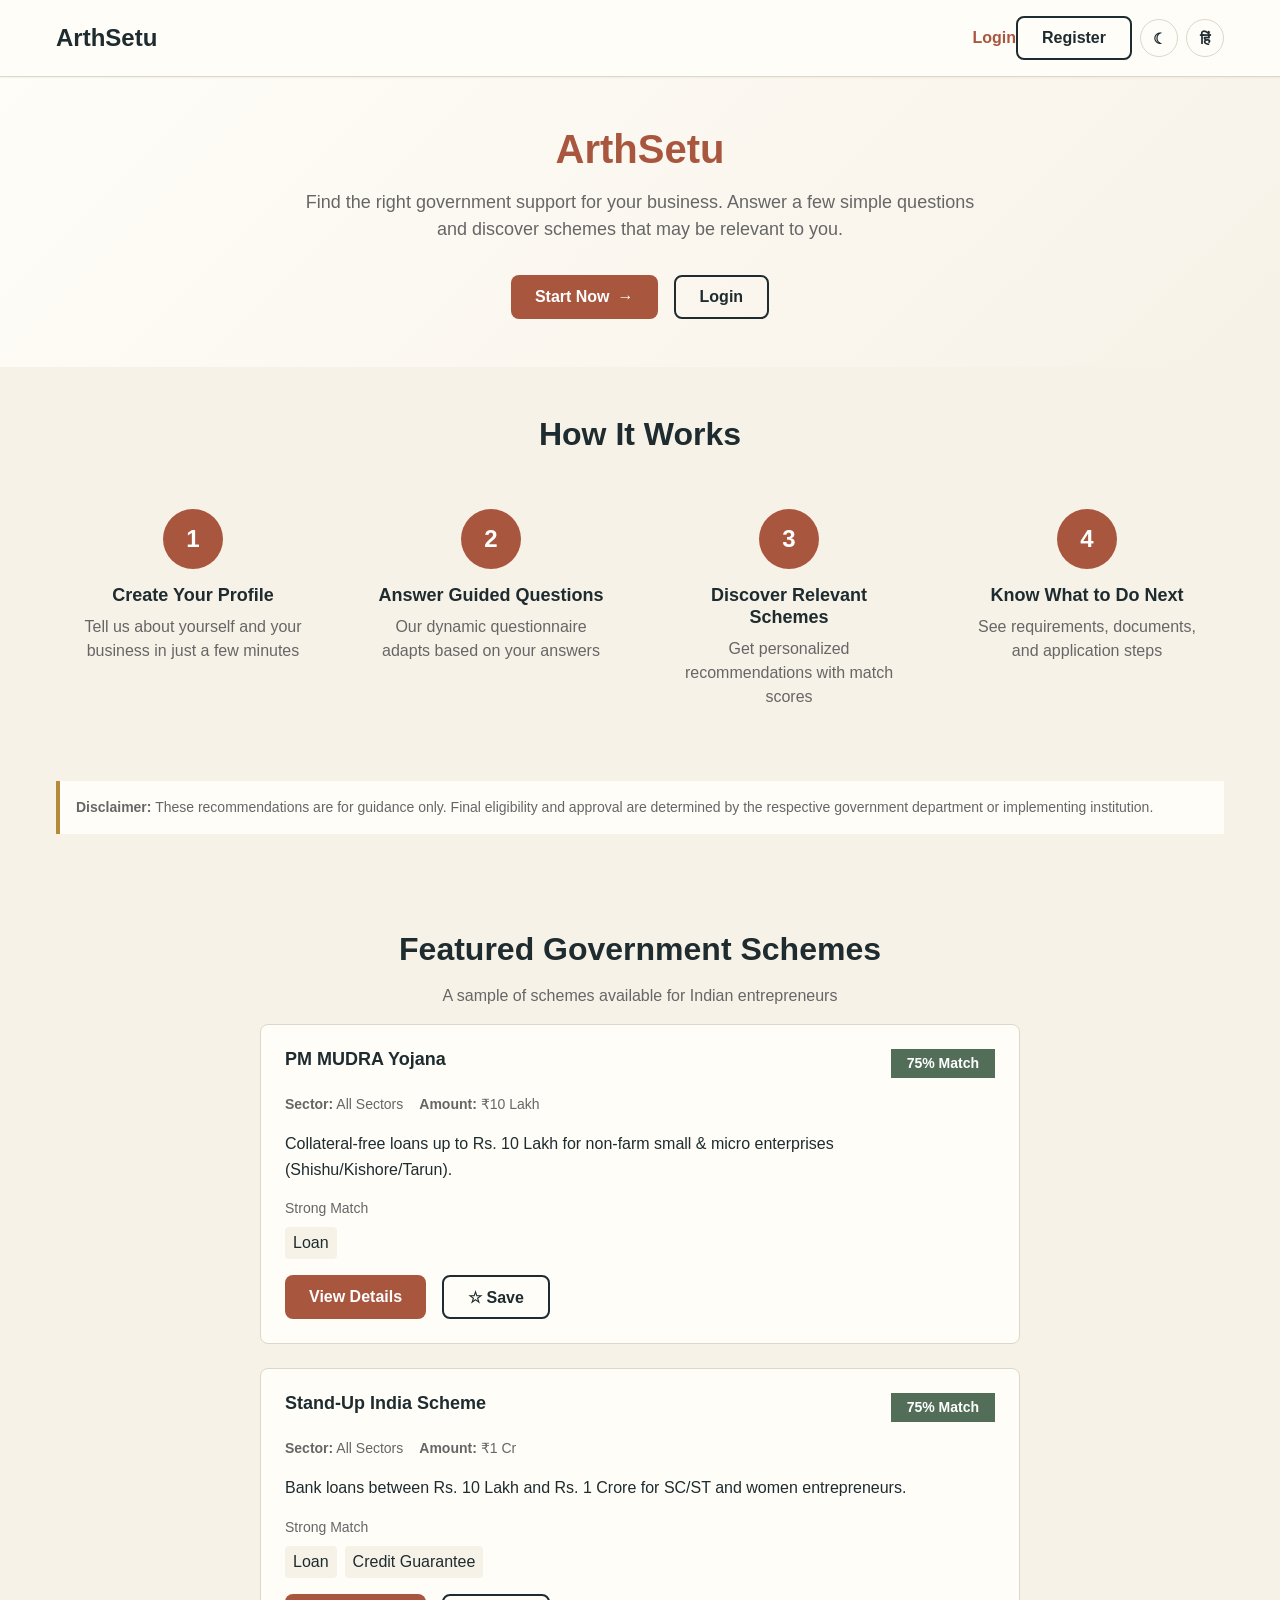
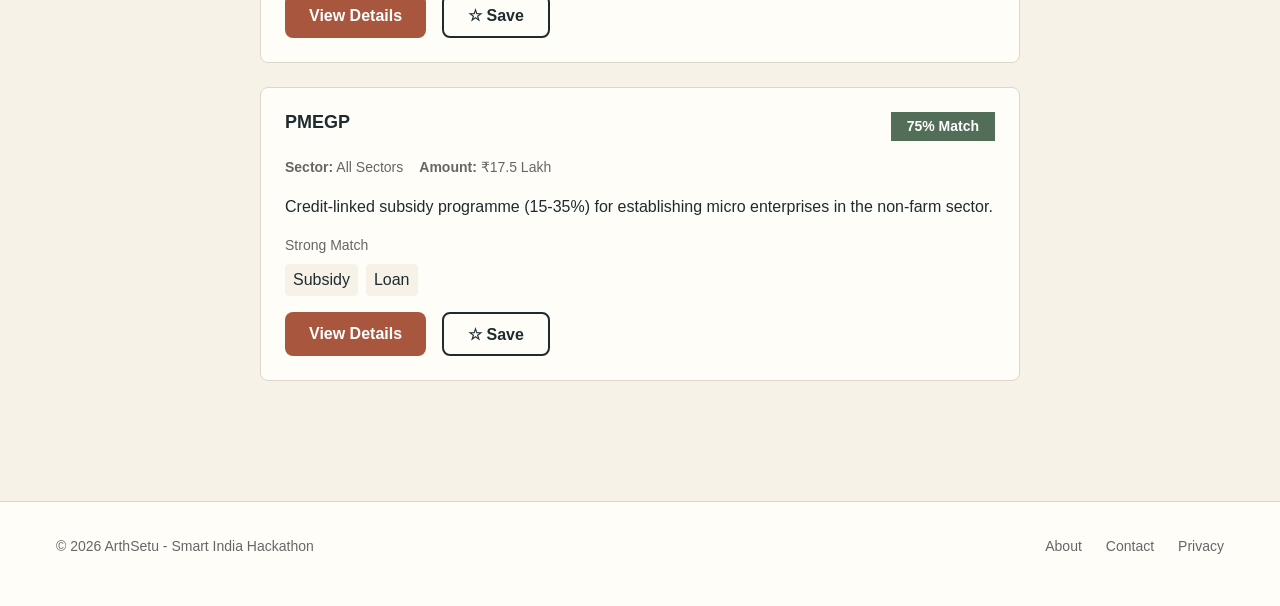
<file: frontend/index.html>
﻿<!DOCTYPE html>
<html lang="en">
<head>
  <meta charset="UTF-8">
  <meta name="viewport" content="width=device-width, initial-scale=1.0">
  <title>ArthSetu - Find Government Schemes for Your Business</title>
  <meta name="description" content="Discover government schemes tailored for your business. Answer simple questions and find relevant support for Indian entrepreneurs.">

  <!-- CSS -->
  <link rel="stylesheet" href="css/variables.css">
  <link rel="stylesheet" href="css/global.css">
  <link rel="stylesheet" href="css/layout.css">
  <link rel="stylesheet" href="css/components.css">
  <link rel="stylesheet" href="css/navigation.css">
  <link rel="stylesheet" href="css/responsive.css">

  <style>
    /* Landing Page Specific Styles */
    .hero {
      text-align: center;
      padding: var(--spacing-2xl) 0;
      background: linear-gradient(135deg, var(--color-warm-white) 0%, var(--color-cream) 100%);
    }

    .hero-title {
      font-size: var(--font-size-3xl);
      margin-bottom: var(--spacing-md);
      color: var(--color-navy);
    }

    .hero-subtitle {
      font-size: var(--font-size-lg);
      color: var(--color-text-muted);
      max-width: 700px;
      margin: 0 auto var(--spacing-xl);
    }

    .hero-cta {
      display: flex;
      gap: var(--spacing-md);
      justify-content: center;
      flex-wrap: wrap;
    }

    .how-it-works {
      padding: var(--spacing-2xl) 0;
    }

    .steps {
      display: grid;
      grid-template-columns: repeat(auto-fit, minmax(250px, 1fr));
      gap: var(--spacing-lg);
      margin-top: var(--spacing-xl);
    }

    .step {
      text-align: center;
      padding: var(--spacing-lg);
    }

    .step-number {
      width: 60px;
      height: 60px;
      background: var(--color-terracotta);
      color: white;
      border-radius: 50%;
      display: flex;
      align-items: center;
      justify-content: center;
      font-size: var(--font-size-xl);
      font-weight: 700;
      margin: 0 auto var(--spacing-md);
    }

    .step-title {
      font-size: var(--font-size-lg);
      font-weight: 700;
      margin-bottom: var(--spacing-sm);
    }

    .step-description {
      color: var(--color-text-muted);
    }

    .disclaimer {
      background: var(--color-warm-white);
      border-left: 4px solid var(--color-ochre);
      padding: var(--spacing-md);
      margin-top: var(--spacing-xl);
      font-size: var(--font-size-sm);
      color: var(--color-text-muted);
    }
  </style>
<script src="js/theme.js"></script>
  <script src="js/i18n.js"></script>
</head>
<body>
  <!-- Header -->
  <header class="header">
    <div class="container">
      <nav class="navbar">
        <a href="index.html" class="logo">ArthSetu</a>
        <div class="nav-links">
          <div id="landingNav"></div>
        </div>
      </nav>
    </div>
  </header>

  <!-- Hero Section -->
  <section class="hero">
    <div class="container">
      <h1 class="hero-title">
        <span style="color: var(--color-terracotta);">ArthSetu</span>
      </h1>
      <p class="hero-subtitle" data-i18n="landing.subtitle">
        Find the right government support for your business. Answer a few simple questions and discover schemes that may be relevant to you.
      </p>

      <div class="hero-cta" id="getStartedCta">
        <button class="btn btn-primary btn-lg" onclick="handleStartNow()">
          <span data-i18n="cta.start">Start Now</span> →
        </button>
        <a href="login.html" class="btn btn-secondary btn-lg" data-i18n="cta.login">
          Login
        </a>
      </div>
    </div>
  </section>

  <!-- How It Works Section -->
  <section class="how-it-works">
    <div class="container">
      <h2 class="text-center" data-i18n="how.title">How It Works</h2>

      <div class="steps">
        <div class="step">
          <div class="step-number">1</div>
          <h3 class="step-title" data-i18n="step1.title">Create Your Profile</h3>
          <p class="step-description" data-i18n="step1.desc">Tell us about yourself and your business in just a few minutes</p>
        </div>

        <div class="step">
          <div class="step-number">2</div>
          <h3 class="step-title" data-i18n="step2.title">Answer Guided Questions</h3>
          <p class="step-description" data-i18n="step2.desc">Our dynamic questionnaire adapts based on your answers</p>
        </div>

        <div class="step">
          <div class="step-number">3</div>
          <h3 class="step-title" data-i18n="step3.title">Discover Relevant Schemes</h3>
          <p class="step-description" data-i18n="step3.desc">Get personalized recommendations with match scores</p>
        </div>

        <div class="step">
          <div class="step-number">4</div>
          <h3 class="step-title" data-i18n="step4.title">Know What to Do Next</h3>
          <p class="step-description" data-i18n="step4.desc">See requirements, documents, and application steps</p>
        </div>
      </div>

      <!-- Disclaimer -->
      <div class="disclaimer">
        <strong data-i18n="disclaimer.title">Disclaimer:</strong> <span data-i18n="disclaimer.text">These recommendations are for guidance only. Final eligibility and approval are determined by the respective government department or implementing institution.</span>
      </div>
    </div>
  </section>

  <!-- Featured Schemes -->
  <section class="how-it-works">
    <div class="container">
      <h2 class="text-center" data-i18n="featured.title">Featured Government Schemes</h2>
      <p class="text-center text-muted" data-i18n="featured.subtitle">A sample of schemes available for Indian entrepreneurs</p>
      <div id="featuredSchemes" style="max-width: 760px; margin: 0 auto;"></div>
    </div>
  </section>

  <!-- Footer -->
  <footer class="footer">
    <div class="container">
      <div class="footer-content">
        <p class="footer-text" data-i18n="footer.rights">© 2026 ArthSetu - Smart India Hackathon</p>
        <ul class="footer-links">
          <li><a href="#" class="footer-link">About</a></li>
          <li><a href="#" class="footer-link">Contact</a></li>
          <li><a href="#" class="footer-link">Privacy</a></li>
        </ul>
      </div>
    </div>
  </footer>

  <!-- Scripts -->
  <script src="js/storage.js"></script>
  <script src="js/api.js"></script>
  <script src="js/matching.js"></script>
  <script src="js/components/scheme-card.js"></script>
  <script src="js/data/schemes.js"></script>
  <script>
    // Check if user is already logged in
    function checkAuth() {
      const user = Storage.getUser();
      const token = Storage.getToken();

      return user && token;
    }

    // Populate landing nav depending on auth state
    (function initLandingNav() {
      const nav = document.getElementById('landingNav');
      if (!nav) return;
      const tr = (k) => window.I18n ? I18n.t(k) : k;
      const render = () => {
        nav.innerHTML = checkAuth()
          ? `<a href="index.html" class="btn btn-link">${tr('nav.home')}</a>` +
            `<a href="questionnaire.html" class="btn btn-link">${tr('nav.find')}</a>` +
            `<a href="saved-schemes.html" class="btn btn-link">${tr('nav.saved')}</a>` +
            `<a href="profile-view.html" class="btn btn-link">${tr('nav.profile')}</a>` +
            `<button onclick="Storage.logout()" class="btn btn-link">${tr('nav.logout')}</button>`
          : `<a href="login.html" class="btn btn-link">${tr('nav.login')}</a>` +
            `<a href="register.html" class="btn btn-secondary">${tr('nav.register')}</a>`;
      };
      render();
      if (window.I18n) {
        const orig = I18n.apply;
        I18n.apply = function () { orig(); render(); };
      }
    })();

    // Handle Start Now button
    function handleStartNow() {
      if (checkAuth()) {
        // User is logged in
        const profile = Storage.getProfile();

        if (profile) {
          // Profile complete - go to questionnaire
          window.location.href = 'questionnaire.html';
        } else {
          // Need to complete profile
          window.location.href = 'profile.html';
        }
      } else {
        // Not logged in - go to register
        window.location.href = 'register.html';
      }
    }
  </script>
  <script src="js/pages/home.js"></script>
</body>
</html>
</file>
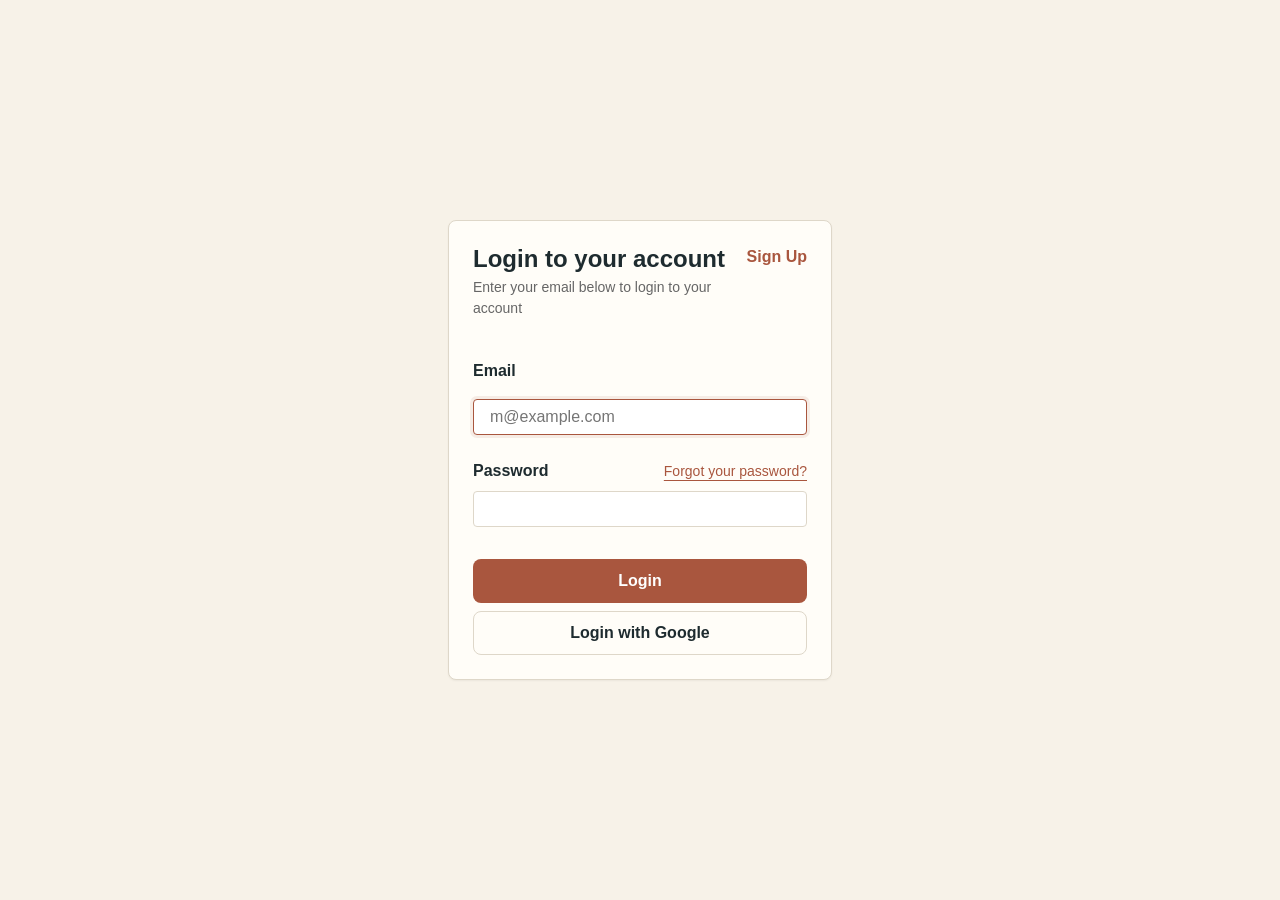
<file: frontend/login.html>
﻿<!DOCTYPE html>
<html lang="en">
<head>
  <meta charset="UTF-8">
  <meta name="viewport" content="width=device-width, initial-scale=1.0">
  <title>Login - ArthSetu</title>

  <!-- CSS -->
  <link rel="stylesheet" href="css/variables.css">
  <link rel="stylesheet" href="css/global.css">
  <link rel="stylesheet" href="css/layout.css">
  <link rel="stylesheet" href="css/components.css">
  <link rel="stylesheet" href="css/navigation.css">
  <link rel="stylesheet" href="css/responsive.css">

  <style>
    .auth-container {
      min-height: 100vh;
      display: flex;
      align-items: center;
      justify-content: center;
      padding: var(--spacing-lg);
    }

    .auth-card {
      width: 100%;
      max-width: 24rem; /* shadcn max-w-sm */
    }

    /* shadcn CardHeader */
    .shadcn-header {
      display: flex;
      justify-content: space-between;
      align-items: flex-start;
      gap: var(--spacing-md);
      margin-bottom: var(--spacing-lg);
    }

    .shadcn-title {
      font-size: var(--font-size-xl);
      font-weight: 700;
      color: var(--color-navy);
      margin-bottom: var(--spacing-xs);
    }

    .shadcn-desc {
      color: var(--color-text-muted);
      font-size: var(--font-size-sm);
    }

    .shadcn-action {
      white-space: nowrap;
    }

    /* shadcn CardContent */
    .shadcn-content {
      display: flex;
      flex-direction: column;
      gap: 1.5rem; /* gap-6 */
    }

    .shadcn-field {
      display: grid;
      gap: 0.5rem; /* grid gap-2 */
    }

    .shadcn-label-row {
      display: flex;
      align-items: center;
      gap: var(--spacing-sm);
    }

    .shadcn-label-row .form-label {
      margin-bottom: 0;
    }

    .shadcn-link {
      margin-left: auto;
      font-size: var(--font-size-sm);
      color: var(--color-terracotta);
      text-decoration: underline;
      text-underline-offset: 4px;
    }

    .shadcn-link:hover {
      color: var(--color-navy);
    }

    /* shadcn CardFooter */
    .shadcn-footer {
      display: flex;
      flex-direction: column;
      gap: 0.5rem;
      margin-top: var(--spacing-sm);
    }

    .btn-google {
      background-color: transparent;
      color: var(--color-navy);
      border: 1px solid var(--color-border);
    }

    .btn-google:hover {
      background-color: var(--color-navy);
      color: white;
    }
  </style>
</head>
<body>
  <div class="auth-container">
    <div class="auth-card">
      <!-- Alert for messages -->
      <div id="alert" class="hidden"></div>

      <!-- shadcn Card: Login -->
      <div id="loginCard" class="card">
        <div class="shadcn-header">
          <div>
            <h2 class="shadcn-title">Login to your account</h2>
            <p class="shadcn-desc">Enter your email below to login to your account</p>
          </div>
          <a href="register.html" class="btn btn-link shadcn-action">Sign Up</a>
        </div>

        <form id="loginForm" class="shadcn-content">
          <div class="shadcn-field">
            <label for="email" class="form-label">Email</label>
            <input
              type="email"
              id="email"
              name="email"
              class="form-input"
              placeholder="m@example.com"
              required
              autofocus
            >
          </div>

          <div class="shadcn-field">
            <div class="shadcn-label-row">
              <label for="password" class="form-label">Password</label>
              <a href="#" id="forgotLink" class="shadcn-link">Forgot your password?</a>
            </div>
            <input
              type="password"
              id="password"
              name="password"
              class="form-input"
              required
            >
          </div>

          <div class="shadcn-footer">
            <button type="submit" class="btn btn-primary btn-block" id="submitBtn">
              Login
            </button>
            <button type="button" class="btn btn-google btn-block" id="googleBtn">
              Login with Google
            </button>
          </div>
        </form>
      </div>

      <!-- shadcn Card: Forgot Password -->
      <div id="forgotCard" class="card hidden">
        <div class="shadcn-header">
          <div>
            <h2 class="shadcn-title">Reset your password</h2>
            <p class="shadcn-desc">Enter your email and we'll send you a reset link</p>
          </div>
          <a href="#" id="backToLoginLink" class="btn btn-link shadcn-action">Back to Login</a>
        </div>

        <form id="forgotForm" class="shadcn-content">
          <div class="shadcn-field">
            <label for="forgotEmail" class="form-label">Email</label>
            <input
              type="email"
              id="forgotEmail"
              name="forgotEmail"
              class="form-input"
              placeholder="m@example.com"
              required
            >
          </div>

          <div class="shadcn-footer">
            <button type="submit" class="btn btn-primary btn-block" id="forgotBtn">
              Send Reset Link
            </button>
            <a href="login.html" class="btn btn-google btn-block shadcn-link">Back to Login</a>
          </div>
        </form>
      </div>
    </div>
  </div>

  <!-- Scripts -->
  <script src="js/storage.js"></script>
  <script src="js/validation.js"></script>
  <script src="js/api.js"></script>
  <script src="js/pages/auth.js"></script>
</body>
</html>
</file>
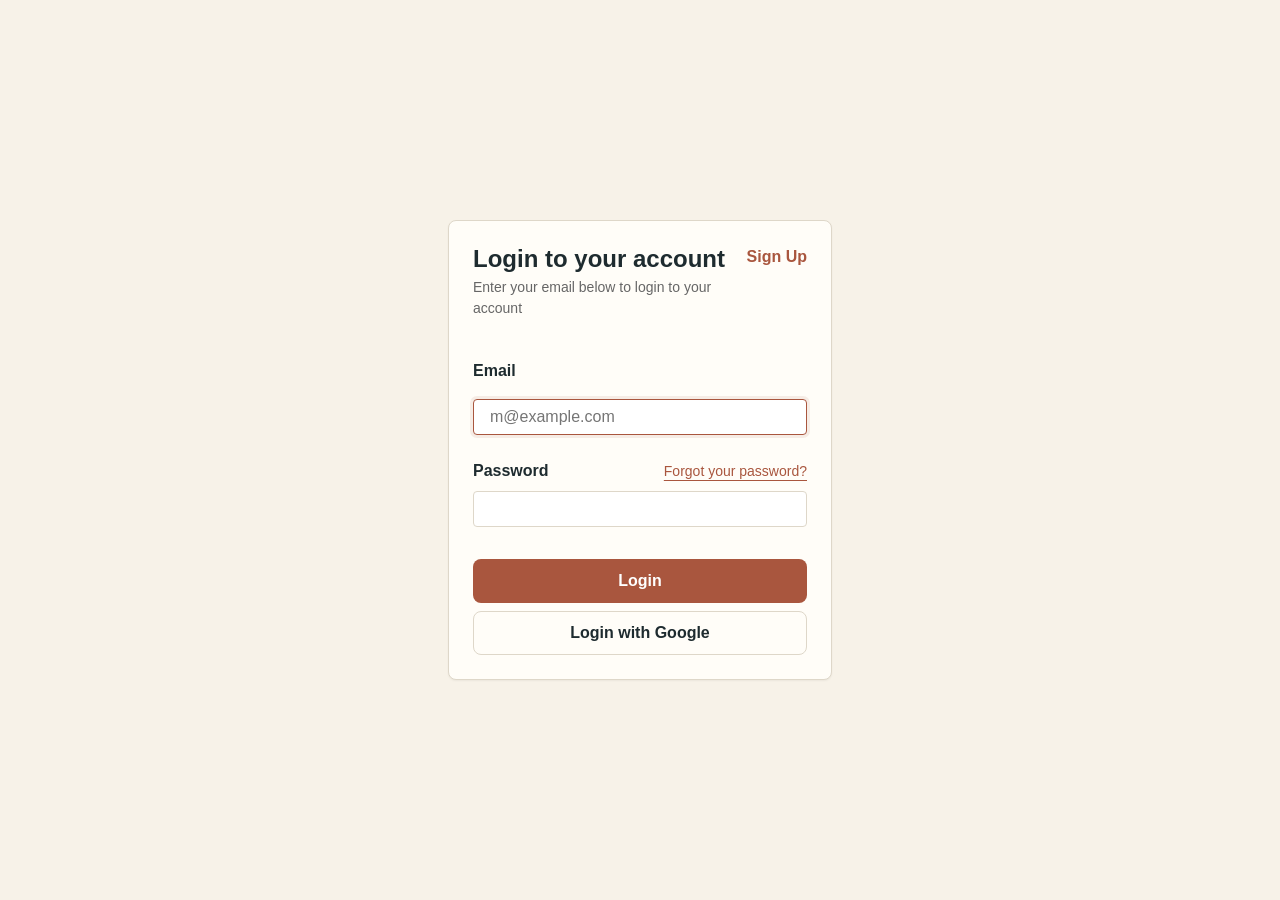
<file: frontend/profile.html>
﻿<!DOCTYPE html>
<html lang="en">
<head>
  <meta charset="UTF-8">
  <meta name="viewport" content="width=device-width, initial-scale=1.0">
  <title>Create Profile - ArthSetu</title>

  <!-- CSS -->
  <link rel="stylesheet" href="css/variables.css">
  <link rel="stylesheet" href="css/global.css">
  <link rel="stylesheet" href="css/layout.css">
  <link rel="stylesheet" href="css/components.css">
  <link rel="stylesheet" href="css/navigation.css">
  <link rel="stylesheet" href="css/responsive.css">

  <style>
    .profile-container {
      min-height: 100vh;
      padding: var(--spacing-xl) 0;
    }

    .profile-header {
      text-align: center;
      margin-bottom: var(--spacing-xl);
    }

    .profile-form {
      max-width: 800px;
      margin: 0 auto;
    }

    .form-section {
      background: var(--color-warm-white);
      padding: var(--spacing-lg);
      border-radius: var(--radius-md);
      margin-bottom: var(--spacing-lg);
      border: 1px solid var(--color-border);
    }

    .form-section-title {
      font-size: var(--font-size-lg);
      font-weight: 700;
      margin-bottom: var(--spacing-md);
      color: var(--color-navy);
      padding-bottom: var(--spacing-sm);
      border-bottom: 2px solid var(--color-border);
    }

    .form-row {
      display: grid;
      grid-template-columns: repeat(auto-fit, minmax(250px, 1fr));
      gap: var(--spacing-md);
    }
  </style>
<script src="js/theme.js"></script>
  <script src="js/i18n.js"></script>
</head>
<body>
  <!-- Simple Header -->
  <header class="header">
    <div class="container">
      <nav class="navbar">
        <a href="index.html" class="logo">ArthSetu</a>
        <div class="nav-links">
          <a href="index.html" class="btn btn-link" data-i18n="nav.home">Home</a>
          <a href="questionnaire.html" class="btn btn-link" data-i18n="nav.find">Find Schemes</a>
          <a href="saved-schemes.html" class="btn btn-link" data-i18n="nav.saved">Saved Schemes</a>
          <a href="profile-view.html" class="btn btn-link" data-i18n="nav.profile">My Profile</a>
          <button onclick="Storage.logout()" class="btn btn-link" data-i18n="nav.logout">Logout</button>
        </div>
      </nav>
    </div>
  </header>

  <div class="profile-container">
    <div class="container">
      <div class="profile-header">
        <h1 data-i18n="profile.title">Complete Your Profile</h1>
        <p class="text-muted" data-i18n="profile.subtitle">Help us understand your business to find relevant schemes</p>
      </div>

      <!-- Alert -->
      <div id="alert" class="hidden"></div>

      <!-- Profile Form -->
      <form id="profileForm" class="profile-form">
        <!-- Contact Information -->
        <div class="form-section">
          <h2 class="form-section-title">Contact Information</h2>
          <div class="form-row">
            <div class="form-group">
              <label for="fullName" class="form-label form-label-required">Full Name</label>
              <input type="text" id="fullName" class="form-input" required>
            </div>
            <div class="form-group">
              <label for="phone" class="form-label form-label-required">Phone Number</label>
              <input type="tel" id="phone" class="form-input" required placeholder="10-digit number">
            </div>
          </div>
        </div>

        <!-- Location -->
        <div class="form-section">
          <h2 class="form-section-title">Location</h2>
          <div class="form-row">
            <div class="form-group">
              <label for="state" class="form-label form-label-required">State</label>
              <select id="state" class="form-select" required>
                <option value="">Select State</option>
                <option value="Delhi">Delhi</option>
                <option value="Maharashtra">Maharashtra</option>
                <option value="Karnataka">Karnataka</option>
                <option value="Tamil Nadu">Tamil Nadu</option>
                <option value="Uttar Pradesh">Uttar Pradesh</option>
                <option value="Gujarat">Gujarat</option>
                <option value="Rajasthan">Rajasthan</option>
                <option value="Punjab">Punjab</option>
                <option value="West Bengal">West Bengal</option>
                <option value="Telangana">Telangana</option>
                <option value="Other">Other</option>
              </select>
            </div>
            <div class="form-group">
              <label for="district" class="form-label form-label-required">District</label>
              <input type="text" id="district" class="form-input" required>
            </div>
          </div>
        </div>

        <!-- Demographics -->
        <div class="form-section">
          <h2 class="form-section-title">About You</h2>
          <div class="form-row">
            <div class="form-group">
              <label for="ageGroup" class="form-label form-label-required">Age Group</label>
              <select id="ageGroup" class="form-select" required>
                <option value="">Select Age Group</option>
                <option value="18-25">18-25</option>
                <option value="26-35">26-35</option>
                <option value="36-45">36-45</option>
                <option value="46-55">46-55</option>
                <option value="55+">55+</option>
              </select>
            </div>
            <div class="form-group">
              <label for="gender" class="form-label form-label-required">Gender</label>
              <select id="gender" class="form-select" required>
                <option value="">Select Gender</option>
                <option value="male">Male</option>
                <option value="female">Female</option>
                <option value="other">Other</option>
              </select>
            </div>
          </div>
          <div class="form-group">
            <label for="socialCategory" class="form-label form-label-required">Social Category</label>
            <select id="socialCategory" class="form-select" required>
              <option value="">Select Category</option>
              <option value="general">General</option>
              <option value="obc">OBC</option>
              <option value="sc">SC</option>
              <option value="st">ST</option>
            </select>
          </div>
        </div>

        <!-- Business Information -->
        <div class="form-section">
          <h2 class="form-section-title">Business Information</h2>
          <div class="form-group">
            <label for="businessName" class="form-label form-label-required">Business/Enterprise Name</label>
            <input type="text" id="businessName" class="form-input" required>
          </div>
          <div class="form-row">
            <div class="form-group">
              <label for="businessSector" class="form-label form-label-required">Business Sector</label>
              <select id="businessSector" class="form-select" required>
                <option value="">Select Sector</option>
                <option value="agriculture">Agriculture</option>
                <option value="food_processing">Food Processing</option>
                <option value="manufacturing">Manufacturing</option>
                <option value="retail">Retail</option>
                <option value="services">Services</option>
                <option value="technology">Technology</option>
                <option value="textile">Textile</option>
                <option value="handicrafts">Handicrafts</option>
                <option value="other">Other</option>
              </select>
            </div>
            <div class="form-group">
              <label for="businessStage" class="form-label form-label-required">Business Stage</label>
              <select id="businessStage" class="form-select" required>
                <option value="">Select Stage</option>
                <option value="idea">Just an idea</option>
                <option value="planning">Planning to start</option>
                <option value="existing">Already operating</option>
                <option value="expanding">Looking to expand</option>
              </select>
            </div>
          </div>
          <div class="form-row">
            <div class="form-group">
              <label for="annualIncome" class="form-label form-label-required">Annual Income Range</label>
              <select id="annualIncome" class="form-select" required>
                <option value="">Select Range</option>
                <option value="<1L">Less than ₹1 Lakh</option>
                <option value="1L-5L">₹1-5 Lakh</option>
                <option value="5L-10L">₹5-10 Lakh</option>
                <option value="10L-25L">₹10-25 Lakh</option>
                <option value="25L-50L">₹25-50 Lakh</option>
                <option value="50L-1Cr">₹50 Lakh - ₹1 Crore</option>
                <option value="1Cr+">Above ₹1 Crore</option>
              </select>
            </div>
            <div class="form-group">
              <label for="employeeRange" class="form-label form-label-required">Number of Employees</label>
              <select id="employeeRange" class="form-select" required>
                <option value="">Select Range</option>
                <option value="0">Just me</option>
                <option value="1-5">1-5</option>
                <option value="6-10">6-10</option>
                <option value="11-50">11-50</option>
                <option value="50+">50+</option>
              </select>
            </div>
          </div>
        </div>

        <!-- Support Needed -->
        <div class="form-section">
          <h2 class="form-section-title">What Support Do You Need?</h2>
          <div class="form-help mb-md">Select all that apply</div>
          <div class="form-checkbox-group">
            <label class="form-checkbox">
              <input type="checkbox" name="support" value="loan"> Loan
            </label>
            <label class="form-checkbox">
              <input type="checkbox" name="support" value="subsidy"> Subsidy
            </label>
            <label class="form-checkbox">
              <input type="checkbox" name="support" value="training"> Training
            </label>
            <label class="form-checkbox">
              <input type="checkbox" name="support" value="equipment"> Equipment Support
            </label>
            <label class="form-checkbox">
              <input type="checkbox" name="support" value="machinery"> Machinery
            </label>
            <label class="form-checkbox">
              <input type="checkbox" name="support" value="funding"> Funding
            </label>
          </div>
        </div>

        <button type="submit" class="btn btn-primary btn-block" id="submitBtn">
          Complete Profile & Continue
        </button>
      </form>
    </div>
  </div>

  <!-- Scripts -->
  <script src="js/storage.js"></script>
  <script src="js/validation.js"></script>
  <script src="js/api.js"></script>
  <script src="js/pages/profile.js"></script>
</body>
</html>
</file>
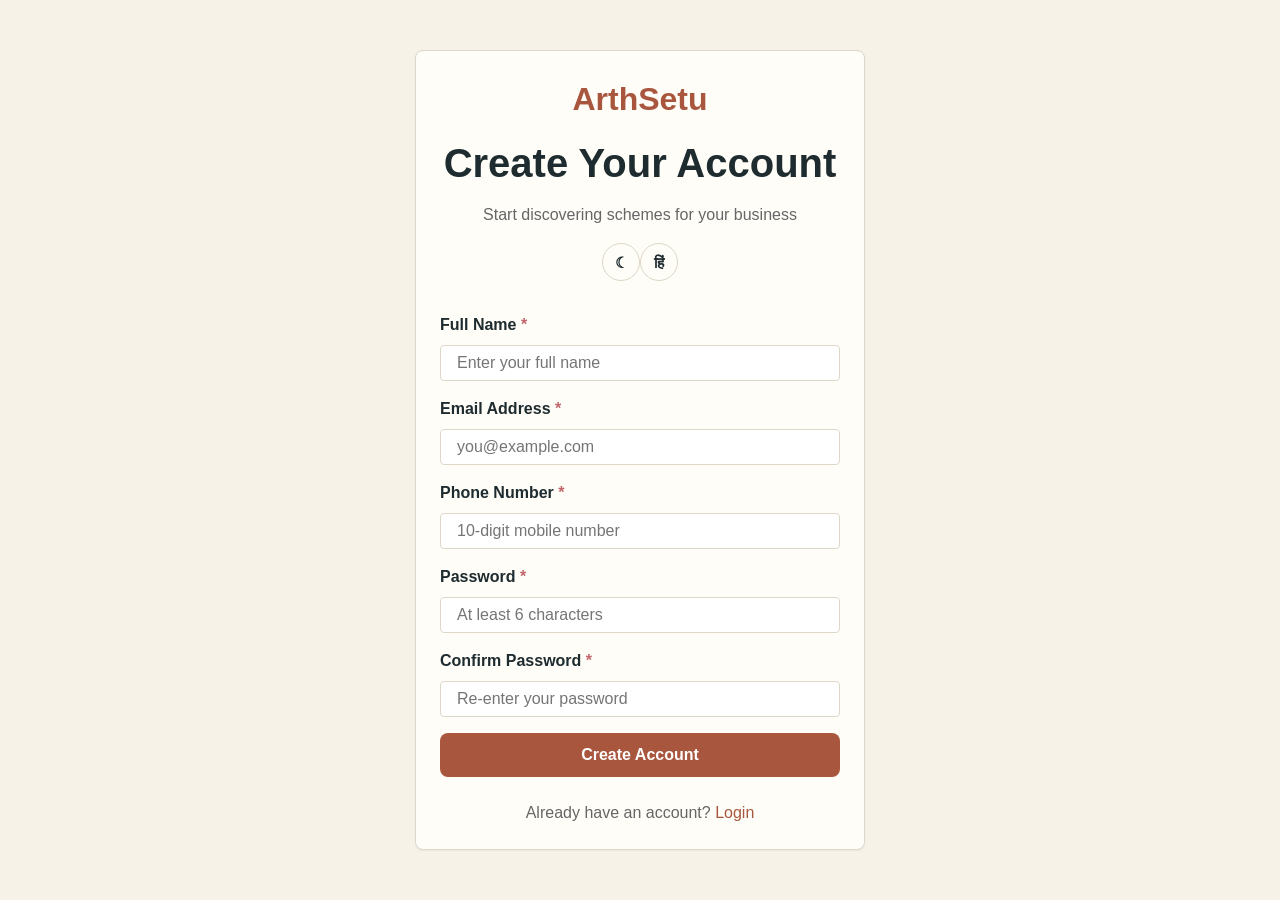
<file: frontend/register.html>
﻿<!DOCTYPE html>
<html lang="en">
<head>
  <meta charset="UTF-8">
  <meta name="viewport" content="width=device-width, initial-scale=1.0">
  <title>Register - ArthSetu</title>

  <!-- CSS -->
  <link rel="stylesheet" href="css/variables.css">
  <link rel="stylesheet" href="css/global.css">
  <link rel="stylesheet" href="css/layout.css">
  <link rel="stylesheet" href="css/components.css">
  <link rel="stylesheet" href="css/navigation.css">
  <link rel="stylesheet" href="css/responsive.css">

  <style>
    .auth-container {
      min-height: 100vh;
      display: flex;
      align-items: center;
      justify-content: center;
      padding: var(--spacing-lg);
    }

    .auth-card {
      width: 100%;
      max-width: 450px;
    }

    .auth-header {
      text-align: center;
      margin-bottom: var(--spacing-xl);
    }

    .auth-logo {
      font-size: var(--font-size-2xl);
      font-weight: 700;
      color: var(--color-terracotta);
      text-decoration: none;
      display: inline-block;
      margin-bottom: var(--spacing-md);
    }

    .auth-footer {
      text-align: center;
      margin-top: var(--spacing-lg);
      color: var(--color-text-muted);
    }
  </style>
<script src="js/theme.js"></script>
  <script src="js/i18n.js"></script>
</head>
<body>
  <div class="auth-container">
    <div class="auth-card card">
      <div class="auth-header">
        <a href="index.html" class="auth-logo">ArthSetu</a>
        <h1 data-i18n="auth.register.title">Create Your Account</h1>
        <p class="text-muted" data-i18n="auth.register.subtitle">Start discovering schemes for your business</p>
      </div>

      <!-- Alert for messages -->
      <div id="alert" class="hidden"></div>

      <!-- Registration Form -->
      <form id="registerForm">
        <div class="form-group">
          <label for="fullName" class="form-label form-label-required">Full Name</label>
          <input
            type="text"
            id="fullName"
            name="fullName"
            class="form-input"
            required
            placeholder="Enter your full name"
          >
        </div>

        <div class="form-group">
          <label for="email" class="form-label form-label-required">Email Address</label>
          <input
            type="email"
            id="email"
            name="email"
            class="form-input"
            required
            placeholder="you@example.com"
          >
        </div>

        <div class="form-group">
          <label for="phone" class="form-label form-label-required">Phone Number</label>
          <input
            type="tel"
            id="phone"
            name="phone"
            class="form-input"
            required
            placeholder="10-digit mobile number"
          >
        </div>

        <div class="form-group">
          <label for="password" class="form-label form-label-required">Password</label>
          <input
            type="password"
            id="password"
            name="password"
            class="form-input"
            required
            placeholder="At least 6 characters"
          >
        </div>

        <div class="form-group">
          <label for="confirmPassword" class="form-label form-label-required">Confirm Password</label>
          <input
            type="password"
            id="confirmPassword"
            name="confirmPassword"
            class="form-input"
            required
            placeholder="Re-enter your password"
          >
        </div>

        <button type="submit" class="btn btn-primary btn-block" id="submitBtn">
          Create Account
        </button>
      </form>

      <div class="auth-footer">
        Already have an account? <a href="login.html">Login</a>
      </div>
    </div>
  </div>

  <!-- Scripts -->
  <script src="js/storage.js"></script>
  <script src="js/validation.js"></script>
  <script src="js/api.js"></script>
  <script src="js/pages/auth.js"></script>
</body>
</html>
</file>
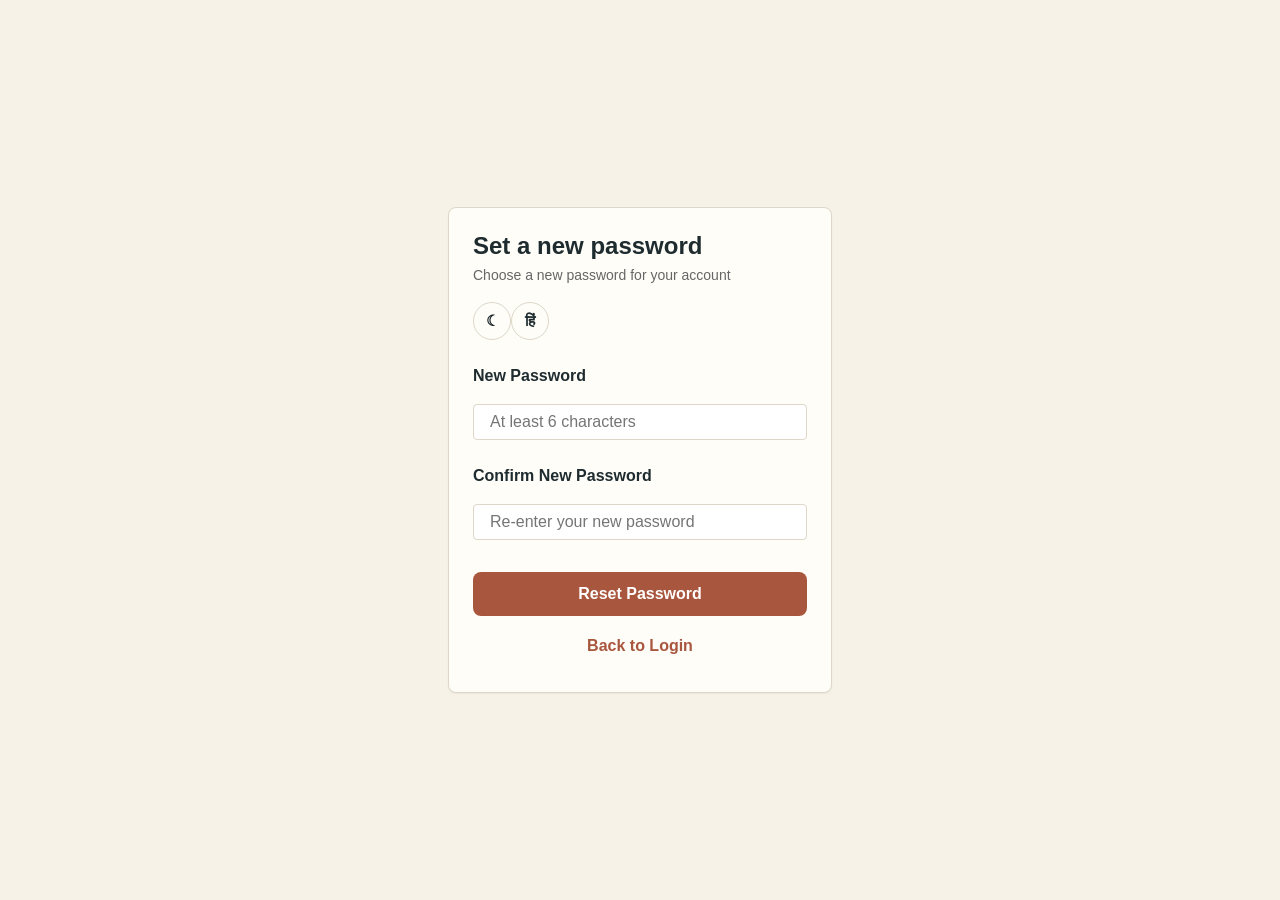
<file: frontend/reset-password.html>
﻿<!DOCTYPE html>
<html lang="en">
<head>
  <meta charset="UTF-8">
  <meta name="viewport" content="width=device-width, initial-scale=1.0">
  <title>Reset Password - ArthSetu</title>

  <!-- CSS -->
  <link rel="stylesheet" href="css/variables.css">
  <link rel="stylesheet" href="css/global.css">
  <link rel="stylesheet" href="css/layout.css">
  <link rel="stylesheet" href="css/components.css">
  <link rel="stylesheet" href="css/navigation.css">
  <link rel="stylesheet" href="css/responsive.css">

  <style>
    .auth-container {
      min-height: 100vh;
      display: flex;
      align-items: center;
      justify-content: center;
      padding: var(--spacing-lg);
    }

    .auth-card {
      width: 100%;
      max-width: 24rem; /* shadcn max-w-sm */
    }

    .shadcn-header {
      margin-bottom: var(--spacing-lg);
    }

    .shadcn-title {
      font-size: var(--font-size-xl);
      font-weight: 700;
      color: var(--color-navy);
      margin-bottom: var(--spacing-xs);
    }

    .shadcn-desc {
      color: var(--color-text-muted);
      font-size: var(--font-size-sm);
    }

    .shadcn-content {
      display: flex;
      flex-direction: column;
      gap: 1.5rem;
    }

    .shadcn-field {
      display: grid;
      gap: 0.5rem;
    }

    .shadcn-footer {
      display: flex;
      flex-direction: column;
      gap: 0.5rem;
      margin-top: var(--spacing-sm);
    }
  </style>
<script src="js/theme.js"></script>
  <script src="js/i18n.js"></script>
</head>
<body>
  <div class="auth-container">
    <div class="auth-card">
      <!-- Alert for messages -->
      <div id="alert" class="hidden"></div>

      <!-- shadcn Card: Reset Password -->
      <div class="card">
        <div class="shadcn-header">
          <h2 class="shadcn-title" data-i18n="auth.reset.title">Set a new password</h2>
          <p class="shadcn-desc" data-i18n="auth.reset.desc">Choose a new password for your account</p>
        </div>

        <form id="resetPasswordForm" class="shadcn-content">
          <input type="hidden" id="resetToken" name="resetToken">

          <div class="shadcn-field">
            <label for="newPassword" class="form-label">New Password</label>
            <input
              type="password"
              id="newPassword"
              name="newPassword"
              class="form-input"
              placeholder="At least 6 characters"
              required
            >
          </div>

          <div class="shadcn-field">
            <label for="confirmNewPassword" class="form-label">Confirm New Password</label>
            <input
              type="password"
              id="confirmNewPassword"
              name="confirmNewPassword"
              class="form-input"
              placeholder="Re-enter your new password"
              required
            >
          </div>

          <div class="shadcn-footer">
            <button type="submit" class="btn btn-primary btn-block">
              Reset Password
            </button>
            <a href="login.html" class="btn btn-ghost btn-block shadcn-link text-center">Back to Login</a>
          </div>
        </form>
      </div>
    </div>
  </div>

  <!-- Scripts -->
  <script src="js/storage.js"></script>
  <script src="js/validation.js"></script>
  <script src="js/api.js"></script>
  <script src="js/pages/auth.js"></script>
</body>
</html>
</file>
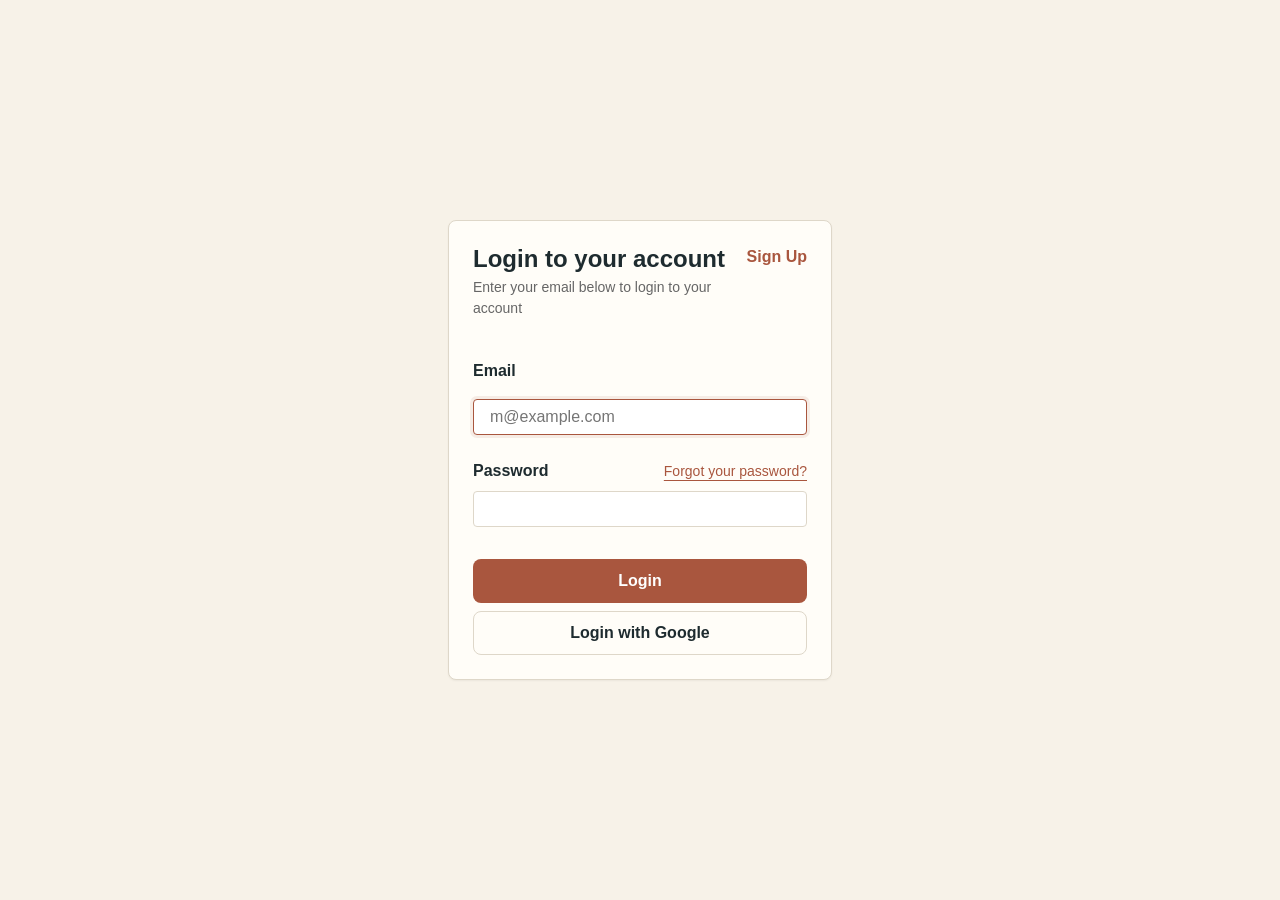
<file: frontend/results.html>
﻿<!DOCTYPE html>
<html lang="en">
<head>
  <meta charset="UTF-8">
  <meta name="viewport" content="width=device-width, initial-scale=1.0">
  <title>Recommended Schemes - ArthSetu</title>

  <!-- CSS -->
  <link rel="stylesheet" href="css/variables.css">
  <link rel="stylesheet" href="css/global.css">
  <link rel="stylesheet" href="css/layout.css">
  <link rel="stylesheet" href="css/components.css">
  <link rel="stylesheet" href="css/navigation.css">
  <link rel="stylesheet" href="css/responsive.css">

  <style>
    .results-container {
      min-height: 100vh;
      padding: var(--spacing-xl) 0;
    }

    .results-header {
      text-align: center;
      margin-bottom: var(--spacing-xl);
    }

    .results-header h1 {
      margin-bottom: var(--spacing-sm);
    }

    .results-summary {
      background: var(--color-cream);
      padding: var(--spacing-lg);
      border-radius: var(--radius-md);
      margin-bottom: var(--spacing-xl);
      display: flex;
      justify-content: space-around;
      text-align: center;
    }

    .summary-item {
      flex: 1;
    }

    .summary-number {
      font-size: var(--font-size-2xl);
      font-weight: 700;
      color: var(--color-terracotta);
    }

    .summary-label {
      font-size: var(--font-size-sm);
      color: var(--color-text-muted);
    }

    .filters {
      background: var(--color-warm-white);
      padding: var(--spacing-md);
      border-radius: var(--radius-md);
      margin-bottom: var(--spacing-lg);
      display: flex;
      gap: var(--spacing-md);
      flex-wrap: wrap;
      align-items: center;
    }

    .filter-group {
      display: flex;
      align-items: center;
      gap: var(--spacing-sm);
    }

    .filter-label {
      font-size: var(--font-size-sm);
      font-weight: 600;
    }

    .filter-select {
      padding: var(--spacing-xs) var(--spacing-sm);
      border: 1px solid var(--color-border);
      border-radius: var(--radius-sm);
      font-size: var(--font-size-sm);
    }

    #searchInput {
      padding: var(--spacing-xs) var(--spacing-sm);
      border: 1px solid var(--color-border);
      border-radius: var(--radius-sm);
      font-size: var(--font-size-sm);
      min-width: 220px;
    }

    .pagination {
      display: flex;
      justify-content: center;
      align-items: center;
      gap: var(--spacing-sm);
      margin-top: var(--spacing-xl);
      flex-wrap: wrap;
    }

    .page-btn {
      min-width: 38px;
      padding: var(--spacing-xs) var(--spacing-sm);
      border: 1px solid var(--color-border);
      background: var(--color-cream);
      color: var(--color-navy);
      border-radius: var(--radius-sm);
      font-size: var(--font-size-sm);
      font-weight: 600;
      cursor: pointer;
      transition: all var(--transition-fast);
    }

    .page-btn:hover:not(:disabled) {
      background: var(--color-sage);
    }

    .page-btn.active {
      background: var(--color-terracotta);
      color: #fff;
      border-color: var(--color-terracotta);
    }

    .page-btn:disabled {
      opacity: 0.45;
      cursor: not-allowed;
    }
  </style>
<script src="js/theme.js"></script>
  <script src="js/i18n.js"></script>
</head>
<body>
  <!-- Header -->
  <header class="header">
    <div class="container">
      <nav class="navbar">
        <a href="index.html" class="logo">ArthSetu</a>
        <div class="nav-links">
          <a href="index.html" class="btn btn-link" data-i18n="nav.home">Home</a>
          <a href="questionnaire.html" class="btn btn-link" data-i18n="nav.find">Find Schemes</a>
          <a href="saved-schemes.html" class="btn btn-link" data-i18n="nav.saved">Saved Schemes</a>
          <a href="profile-view.html" class="btn btn-link" data-i18n="nav.profile">My Profile</a>
          <button onclick="Storage.logout()" class="btn btn-link" data-i18n="nav.logout">Logout</button>
        </div>
      </nav>
    </div>
  </header>

  <div class="results-container">
    <div class="container">
      <!-- Header -->
      <div class="results-header">
        <h1 data-i18n="results.title">Your Recommended Schemes</h1>
        <p class="text-muted" data-i18n="results.subtitle">Based on your profile and preferences</p>
      </div>

      <!-- Summary -->
      <div class="results-summary" id="resultsSummary">
        <div class="summary-item">
          <div class="summary-number" id="totalSchemes">0</div>
          <div class="summary-label" data-i18n="summary.found">Schemes Found</div>
        </div>
        <div class="summary-item">
          <div class="summary-number" id="highMatch">0</div>
          <div class="summary-label" data-i18n="summary.high">High Match</div>
        </div>
        <div class="summary-item">
          <div class="summary-number" id="savedCount">0</div>
          <div class="summary-label" data-i18n="summary.saved">Saved</div>
        </div>
      </div>

      <!-- Filters -->
      <div class="filters">
        <div class="filter-group">
          <span class="filter-label" data-i18n="filter.search">Search:</span>
          <input type="text" id="searchInput" placeholder="Search schemes..." oninput="ResultsController.applyFilters()">
        </div>
        <div class="filter-group">
          <span class="filter-label" data-i18n="filter.sort">Sort by:</span>
          <select class="filter-select" id="sortFilter" onchange="ResultsController.sortSchemes()">
            <option value="match">Best Match</option>
            <option value="name">Name (A-Z)</option>
            <option value="amount">Amount (High to Low)</option>
          </select>
        </div>
        <div class="filter-group">
          <span class="filter-label" data-i18n="filter.min">Min Match:</span>
          <select class="filter-select" id="matchFilter" onchange="ResultsController.applyFilters()">
            <option value="0">All</option>
            <option value="50">50%+</option>
            <option value="70">70%+</option>
            <option value="85">85%+</option>
          </select>
        </div>
      </div>

      <!-- Results Grid -->
      <div id="resultsGrid"></div>

      <!-- Pagination -->
      <div class="pagination hidden" id="pagination"></div>

      <!-- Empty State -->
      <div class="empty-state hidden" id="emptyState">
        <h2 data-i18n="no.schemes">No Schemes Found</h2>
        <p class="text-muted mb-lg" data-i18n="no.subtext">We couldn't find any schemes matching your criteria.</p>
        <a href="profile.html" class="btn btn-primary" data-i18n="empty.cta">Update Your Profile</a>
      </div>
    </div>
  </div>

  <!-- Scripts -->
  <script src="js/storage.js"></script>
  <script src="js/matching.js"></script>
  <script src="js/components/scheme-card.js"></script>
  <script src="js/pages/results.js"></script>
</body>
</html>
</file>
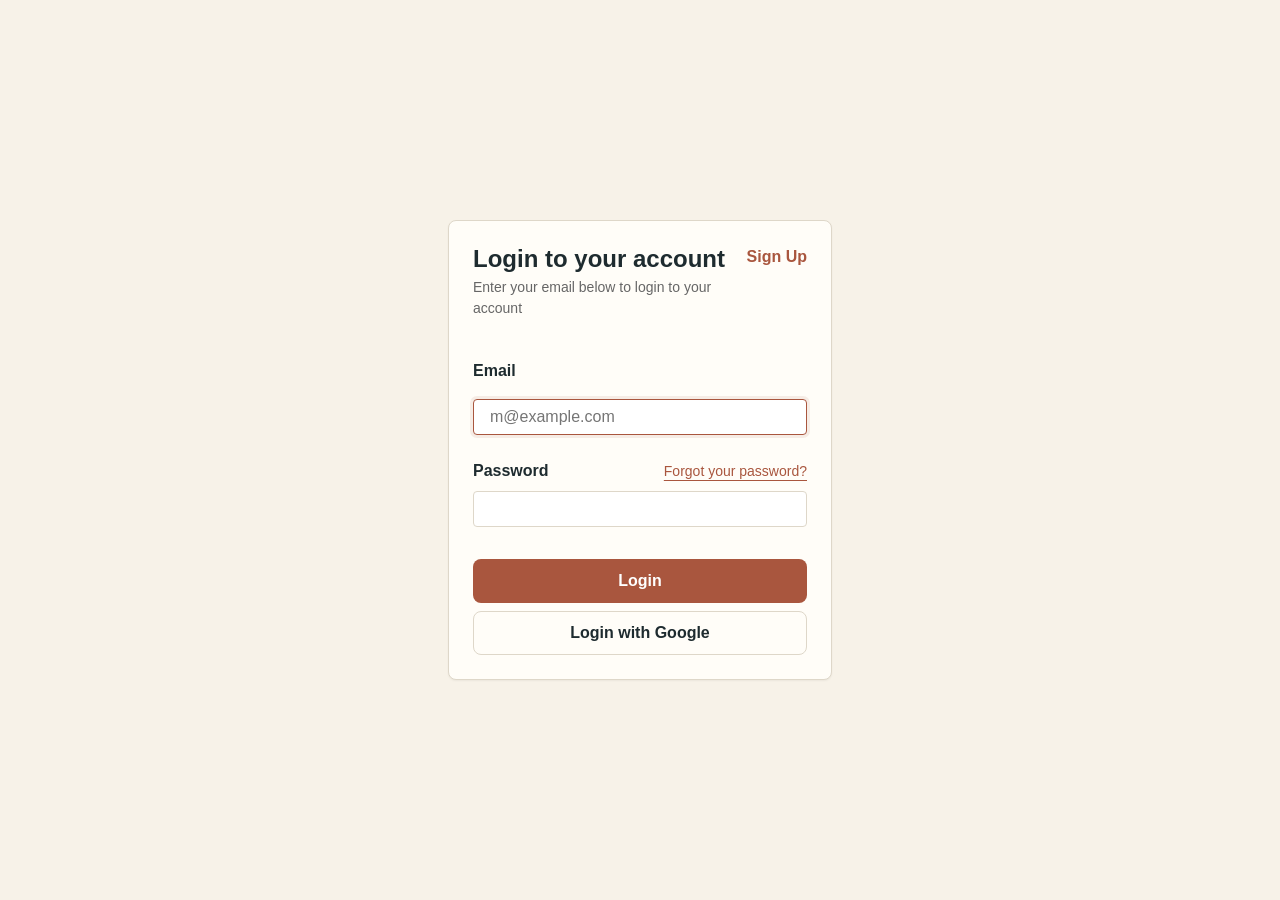
<file: frontend/saved-schemes.html>
﻿<!DOCTYPE html>
<html lang="en">
<head>
  <meta charset="UTF-8">
  <meta name="viewport" content="width=device-width, initial-scale=1.0">
  <title>Saved Schemes - ArthSetu</title>

  <!-- CSS -->
  <link rel="stylesheet" href="css/variables.css">
  <link rel="stylesheet" href="css/global.css">
  <link rel="stylesheet" href="css/layout.css">
  <link rel="stylesheet" href="css/components.css">
  <link rel="stylesheet" href="css/navigation.css">
  <link rel="stylesheet" href="css/responsive.css">

  <style>
    .saved-container {
      min-height: 100vh;
      padding: var(--spacing-xl) 0;
    }

    .saved-header {
      text-align: center;
      margin-bottom: var(--spacing-xl);
    }

    .saved-header h1 {
      margin-bottom: var(--spacing-sm);
    }

    .saved-summary {
      background: var(--color-cream);
      padding: var(--spacing-md);
      border-radius: var(--radius-md);
      margin-bottom: var(--spacing-xl);
      text-align: center;
      font-size: var(--font-size-base);
    }

    .saved-summary strong {
      color: var(--color-terracotta);
    }

    #savedGrid {
      max-width: 760px;
      margin: 0 auto;
    }
  </style>
<script src="js/theme.js"></script>
  <script src="js/i18n.js"></script>
</head>
<body>
  <!-- Header -->
  <header class="header">
    <div class="container">
      <nav class="navbar">
        <a href="index.html" class="logo">ArthSetu</a>
        <div class="nav-links">
          <a href="index.html" class="btn btn-link" data-i18n="nav.home">Home</a>
          <a href="questionnaire.html" class="btn btn-link" data-i18n="nav.find">Find Schemes</a>
          <a href="saved-schemes.html" class="btn btn-link" data-i18n="nav.saved">Saved Schemes</a>
          <a href="profile-view.html" class="btn btn-link" data-i18n="nav.profile">My Profile</a>
          <button onclick="Storage.logout()" class="btn btn-link" data-i18n="nav.logout">Logout</button>
        </div>
      </nav>
    </div>
  </header>

  <div class="saved-container">
    <div class="container">
      <div class="saved-header">
        <h1 data-i18n="saved.title">Your Saved Schemes</h1>
        <p class="text-muted" data-i18n="saved.subtitle">Schemes you have bookmarked for later review</p>
      </div>

      <div class="saved-summary">
        <span data-i18n="saved.countPre">You have saved</span> <strong id="savedCount">0</strong> <span data-i18n="saved.countPost">scheme(s)</span>
      </div>

      <!-- Saved Schemes Grid -->
      <div id="savedGrid"></div>

      <!-- Empty State -->
      <div class="empty-state hidden" id="emptyState">
        <h2 data-i18n="saved.none.title">No Saved Schemes</h2>
        <p class="text-muted mb-lg" data-i18n="saved.none.subtext">Browse recommended schemes and save the ones you like.</p>
        <a href="questionnaire.html" class="btn btn-primary" data-i18n="nav.find">Find Schemes</a>
      </div>
    </div>
  </div>

  <!-- Scripts -->
  <script src="js/storage.js"></script>
  <script src="js/api.js"></script>
  <script src="js/matching.js"></script>
  <script src="js/components/scheme-card.js"></script>
  <script src="js/pages/saved.js"></script>
</body>
</html>
</file>
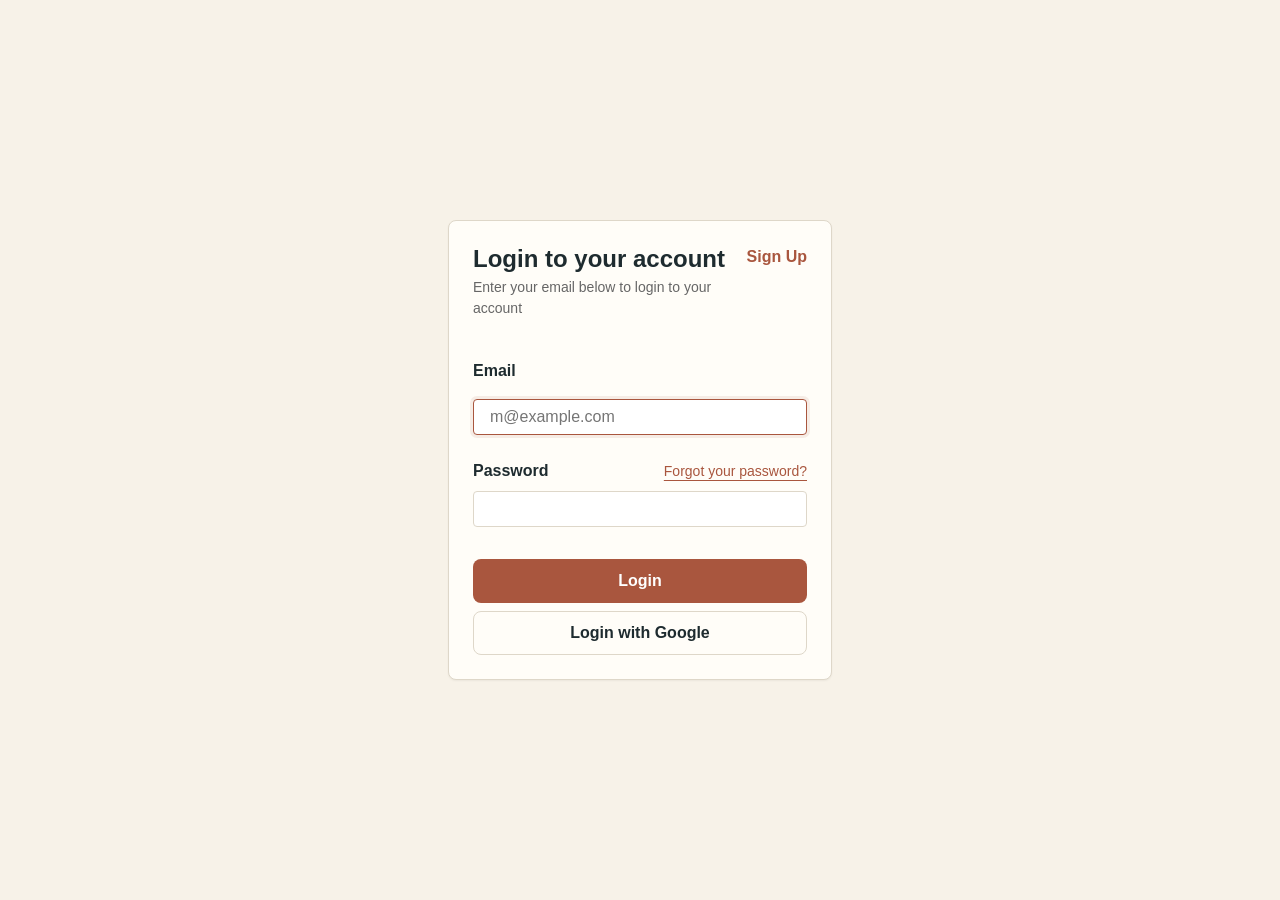
<file: frontend/scheme-details.html>
﻿<!DOCTYPE html>
<html lang="en">
<head>
  <meta charset="UTF-8">
  <meta name="viewport" content="width=device-width, initial-scale=1.0">
  <title>Scheme Details - ArthSetu</title>

  <!-- CSS -->
  <link rel="stylesheet" href="css/variables.css">
  <link rel="stylesheet" href="css/global.css">
  <link rel="stylesheet" href="css/layout.css">
  <link rel="stylesheet" href="css/components.css">
  <link rel="stylesheet" href="css/navigation.css">
  <link rel="stylesheet" href="css/responsive.css">

  <style>
    .details-container {
      min-height: 100vh;
      padding: var(--spacing-xl) 0;
    }

    .breadcrumb {
      margin-bottom: var(--spacing-lg);
      font-size: var(--font-size-sm);
      color: var(--color-text-muted);
    }

    .breadcrumb a {
      color: var(--color-terracotta);
      text-decoration: none;
    }

    .scheme-hero {
      background: var(--color-warm-white);
      padding: var(--spacing-xl);
      border-radius: var(--radius-md);
      margin-bottom: var(--spacing-xl);
      border: 1px solid var(--color-border);
    }

    .scheme-hero-header {
      display: flex;
      justify-content: space-between;
      align-items: flex-start;
      margin-bottom: var(--spacing-lg);
      flex-wrap: wrap;
      gap: var(--spacing-md);
    }

    .scheme-title {
      flex: 1;
      min-width: 300px;
    }

    .scheme-title h1 {
      margin-bottom: var(--spacing-sm);
      color: var(--color-navy);
    }

    .match-badge {
      background: var(--color-success);
      color: white;
      padding: var(--spacing-sm) var(--spacing-lg);
      border-radius: var(--radius-pill);
      font-weight: 700;
      font-size: var(--font-size-lg);
      white-space: nowrap;
    }

    .match-badge.medium {
      background: var(--color-terracotta);
    }

    .scheme-meta-grid {
      display: grid;
      grid-template-columns: repeat(auto-fit, minmax(200px, 1fr));
      gap: var(--spacing-md);
      margin-bottom: var(--spacing-lg);
    }

    .meta-box {
      background: var(--color-cream);
      padding: var(--spacing-md);
      border-radius: var(--radius-sm);
    }

    .meta-label {
      font-size: var(--font-size-sm);
      color: var(--color-text-muted);
      margin-bottom: var(--spacing-xs);
    }

    .meta-value {
      font-size: var(--font-size-lg);
      font-weight: 600;
      color: var(--color-navy);
    }

    .scheme-actions {
      display: flex;
      gap: var(--spacing-md);
      flex-wrap: wrap;
    }

    .content-section {
      background: var(--color-warm-white);
      padding: var(--spacing-xl);
      border-radius: var(--radius-md);
      margin-bottom: var(--spacing-lg);
      border: 1px solid var(--color-border);
    }

    .section-title {
      font-size: var(--font-size-xl);
      font-weight: 700;
      color: var(--color-navy);
      margin-bottom: var(--spacing-md);
      padding-bottom: var(--spacing-sm);
      border-bottom: 2px solid var(--color-border);
    }

    .info-list {
      list-style: none;
      padding: 0;
    }

    .info-list li {
      padding: var(--spacing-sm) 0;
      border-bottom: 1px solid var(--color-border);
      display: flex;
      justify-content: space-between;
      gap: var(--spacing-md);
    }

    .info-list li:last-child {
      border-bottom: none;
    }

    .info-label {
      font-weight: 600;
      color: var(--color-navy);
    }

    .info-value {
      color: var(--color-text);
      text-align: right;
    }

    .tag-group {
      display: flex;
      gap: var(--spacing-sm);
      flex-wrap: wrap;
    }

    .tag {
      background: var(--color-sage);
      color: white;
      padding: var(--spacing-xs) var(--spacing-md);
      border-radius: var(--radius-pill);
      font-size: var(--font-size-sm);
    }

    .steps-list {
      counter-reset: step-counter;
      list-style: none;
      padding: 0;
    }

    .steps-list li {
      counter-increment: step-counter;
      padding: var(--spacing-md);
      margin-bottom: var(--spacing-md);
      background: var(--color-cream);
      border-radius: var(--radius-sm);
      position: relative;
      padding-left: var(--spacing-2xl);
    }

    .steps-list li::before {
      content: counter(step-counter);
      position: absolute;
      left: var(--spacing-md);
      top: var(--spacing-md);
      background: var(--color-terracotta);
      color: white;
      width: 28px;
      height: 28px;
      border-radius: 50%;
      display: flex;
      align-items: center;
      justify-content: center;
      font-weight: 700;
      font-size: var(--font-size-sm);
    }

    .sidebar {
      position: sticky;
      top: var(--spacing-lg);
    }

    .sidebar-section {
      background: var(--color-cream);
      padding: var(--spacing-lg);
      border-radius: var(--radius-md);
      margin-bottom: var(--spacing-lg);
    }

    .sidebar-title {
      font-weight: 700;
      margin-bottom: var(--spacing-md);
    }

    @media (max-width: 768px) {
      .scheme-hero-header {
        flex-direction: column;
      }

      .match-badge {
        align-self: flex-start;
      }
    }
  </style>
<script src="js/theme.js"></script>
  <script src="js/i18n.js"></script>
</head>
<body>
  <!-- Header -->
  <header class="header">
    <div class="container">
      <nav class="navbar">
        <a href="index.html" class="logo">ArthSetu</a>
        <div class="nav-links">
          <a href="index.html" class="btn btn-link" data-i18n="nav.home">Home</a>
          <a href="questionnaire.html" class="btn btn-link" data-i18n="nav.find">Find Schemes</a>
          <a href="saved-schemes.html" class="btn btn-link" data-i18n="nav.saved">Saved Schemes</a>
          <a href="profile-view.html" class="btn btn-link" data-i18n="nav.profile">My Profile</a>
          <button onclick="Storage.logout()" class="btn btn-link" data-i18n="nav.logout">Logout</button>
        </div>
      </nav>
    </div>
  </header>

  <div class="details-container">
    <div class="container">
      <!-- Breadcrumb -->
      <div class="breadcrumb">
        <a href="index.html" data-i18n="nav.home">Home</a> / <a href="results.html" data-i18n="nav.results">Results</a> / <span id="breadcrumbName">Scheme Details</span>
      </div>

      <div id="loadingState" class="text-center">
        <p>Loading scheme details...</p>
      </div>

      <div id="contentArea" class="hidden">
        <!-- Scheme Hero -->
        <div class="scheme-hero">
          <div class="scheme-hero-header">
            <div class="scheme-title">
              <h1 id="schemeName">Loading...</h1>
              <p class="text-muted" id="schemeTagline"></p>
            </div>
            <div class="match-badge" id="matchBadge">
              85% Match
            </div>
          </div>

          <div class="scheme-meta-grid" id="metaGrid">
            <!-- Dynamic meta boxes -->
          </div>

          <div class="scheme-actions">
            <button class="btn btn-primary" onclick="SchemeDetailsController.applyNow()">
              Apply Now
            </button>
            <button class="btn btn-secondary" id="saveBtn" onclick="SchemeDetailsController.toggleSave()">
              ☆ Save Scheme
            </button>
            <button class="btn btn-secondary" onclick="SchemeDetailsController.shareScheme()">
              Share
            </button>
          </div>
        </div>

        <!-- Main Content Grid -->
        <div style="display: grid; grid-template-columns: 2fr 1fr; gap: var(--spacing-lg);">
          <!-- Main Content -->
          <div>
            <!-- Description -->
            <div class="content-section">
              <h2 class="section-title">About This Scheme</h2>
              <p id="schemeDescription" style="line-height: 1.8;"></p>
            </div>

            <!-- Eligibility -->
            <div class="content-section">
              <h2 class="section-title">Eligibility Criteria</h2>
              <ul class="info-list" id="eligibilityList">
                <!-- Dynamic eligibility -->
              </ul>
            </div>

            <!-- Benefits -->
            <div class="content-section">
              <h2 class="section-title">Benefits</h2>
              <ul class="info-list" id="benefitsList">
                <!-- Dynamic benefits -->
              </ul>
            </div>

            <!-- Application Process -->
            <div class="content-section">
              <h2 class="section-title">How to Apply</h2>
              <ol class="steps-list" id="applicationSteps">
                <!-- Dynamic steps -->
              </ol>
            </div>

            <!-- Documents Required -->
            <div class="content-section">
              <h2 class="section-title">Documents Required</h2>
              <ul class="info-list" id="documentsList">
                <!-- Dynamic documents -->
              </ul>
            </div>
          </div>

          <!-- Sidebar -->
          <div class="sidebar">
            <!-- Key Information -->
            <div class="sidebar-section">
              <h3 class="sidebar-title">Key Information</h3>
              <ul class="info-list" id="keyInfo">
                <!-- Dynamic key info -->
              </ul>
            </div>

            <!-- Support Types -->
            <div class="sidebar-section">
              <h3 class="sidebar-title">Support Types</h3>
              <div class="tag-group" id="supportTags">
                <!-- Dynamic tags -->
              </div>
            </div>

            <!-- Contact -->
            <div class="sidebar-section">
              <h3 class="sidebar-title">Need Help?</h3>
              <p style="font-size: var(--font-size-sm); margin-bottom: var(--spacing-md);">
                Contact the scheme administrator for assistance
              </p>
              <button class="btn btn-secondary btn-block" onclick="SchemeDetailsController.contactSupport()">
                Contact Support
              </button>
            </div>
          </div>
        </div>
      </div>
    </div>
  </div>

  <!-- Scripts -->
  <script src="js/storage.js"></script>
  <script src="js/api.js"></script>
  <script src="js/matching.js"></script>
  <script src="js/components/scheme-card.js"></script>
  <script src="js/data/schemes.js"></script>
  <script src="js/pages/scheme-details.js"></script>
</body>
</html>
</file>
<file: frontend/css/variables.css>
/* CSS Custom Properties - Design System */
:root {
  /* Colors */
  --color-cream: #F7F2E8;
  --color-navy: #1E2B2F;
  --color-terracotta: #A9563E;
  --color-sage: #526E58;
  --color-ochre: #B58A3A;
  --color-warm-white: #FFFDF8;
  --color-border: #DED7C9;
  --color-text-muted: #666;
  --color-error: #C1666B;
  --color-success: #7FA67F;

  /* Typography */
  --font-family: -apple-system, BlinkMacSystemFont, 'Segoe UI', Roboto, 'Helvetica Neue', Arial, sans-serif;
  --font-size-base: 16px;
  --font-size-sm: 14px;
  --font-size-lg: 18px;
  --font-size-xl: 24px;
  --font-size-2xl: 32px;
  --font-size-3xl: 40px;

  --line-height-body: 1.5;
  --line-height-heading: 1.2;

  /* Spacing */
  --spacing-xs: 4px;
  --spacing-sm: 8px;
  --spacing-md: 16px;
  --spacing-lg: 24px;
  --spacing-xl: 32px;
  --spacing-2xl: 48px;

  /* Border Radius */
  --radius-sm: 4px;
  --radius-md: 8px;
  --radius-lg: 12px;

  /* Shadows */
  --shadow-sm: 0 1px 2px rgba(0, 0, 0, 0.05);
  --shadow-md: 0 4px 6px rgba(0, 0, 0, 0.07);
  --shadow-lg: 0 10px 15px rgba(0, 0, 0, 0.1);

  /* Transitions */
  --transition-fast: 150ms ease-in-out;
  --transition-base: 250ms ease-in-out;
  --transition-slow: 350ms ease-in-out;
}

/* ------------------------------------------------------------------ */
/* Dark Theme                                                          */
/* ------------------------------------------------------------------ */
[data-theme="dark"] {
  --color-cream: #12171A;
  --color-warm-white: #1B252A;
  --color-navy: #ECE8DE;
  --color-border: #38434B;
  --color-text-muted: #A9B1B6;
  --color-terracotta: #C97A5C;
  --color-sage: #6F9078;
  --color-ochre: #CFA253;
  --color-error: #D99095;
  --color-success: #8FC08F;

  --shadow-sm: 0 1px 2px rgba(0, 0, 0, 0.4);
  --shadow-md: 0 4px 6px rgba(0, 0, 0, 0.45);
  --shadow-lg: 0 10px 15px rgba(0, 0, 0, 0.5);
}

/* Theme + language toggle buttons (injected by js/theme.js & js/i18n.js) */
.nav-chip {
  display: inline-flex;
  align-items: center;
  justify-content: center;
  min-width: 38px;
  height: 38px;
  padding: 0 10px;
  border: 1px solid var(--color-border);
  border-radius: 999px;
  background: transparent;
  color: var(--color-navy);
  font-size: 15px;
  font-weight: 600;
  line-height: 1;
  cursor: pointer;
  transition: all var(--transition-fast);
}

.nav-chip:hover {
  background: var(--color-cream);
  border-color: var(--color-terracotta);
  color: var(--color-terracotta);
  transform: translateY(-1px);
}

.nav-chip:active {
  transform: translateY(0);
}

.theme-toggle,
.lang-switch {
  font-size: 15px;
}

/* Dark-mode overrides for hard-coded light surfaces */
[data-theme="dark"] .form-input,
[data-theme="dark"] .form-select,
[data-theme="dark"] .form-textarea {
  background: var(--color-warm-white);
  color: var(--color-navy);
}

[data-theme="dark"] .checkbox-option,
[data-theme="dark"] .option-button,
[data-theme="dark"] .modal-panel {
  background: var(--color-warm-white);
}

[data-theme="dark"] .btn-secondary:hover:not(:disabled) {
  background-color: var(--color-terracotta);
  border-color: var(--color-terracotta);
  color: #fff;
}

[data-theme="dark"] .scheme-tags .tag,
[data-theme="dark"] .scheme-card .tag {
  background: var(--color-warm-white);
  color: var(--color-navy);
}

[data-theme="dark"] body {
  transition: background-color var(--transition-base), color var(--transition-base);
}
</file>
<file: frontend/css/global.css>
/* Global Styles & Reset */
*, *::before, *::after {
  box-sizing: border-box;
  margin: 0;
  padding: 0;
}

html {
  font-size: var(--font-size-base);
  -webkit-font-smoothing: antialiased;
  -moz-osx-font-smoothing: grayscale;
}

body {
  font-family: var(--font-family);
  font-size: var(--font-size-base);
  line-height: var(--line-height-body);
  color: var(--color-navy);
  background-color: var(--color-cream);
  min-height: 100vh;
}

/* Typography */
h1, h2, h3, h4, h5, h6 {
  line-height: var(--line-height-heading);
  font-weight: 700;
  color: var(--color-navy);
  margin-bottom: var(--spacing-md);
}

h1 { font-size: var(--font-size-3xl); }
h2 { font-size: var(--font-size-2xl); }
h3 { font-size: var(--font-size-xl); }
h4 { font-size: var(--font-size-lg); }

p {
  margin-bottom: var(--spacing-md);
}

a {
  color: var(--color-terracotta);
  text-decoration: none;
  transition: color var(--transition-fast);
}

a:hover {
  color: var(--color-ochre);
}

/* Lists */
ul, ol {
  list-style-position: inside;
  margin-bottom: var(--spacing-md);
}

/* Images */
img {
  max-width: 100%;
  height: auto;
  display: block;
}

/* Focus States */
*:focus {
  outline: 2px solid var(--color-terracotta);
  outline-offset: 2px;
}

*:focus:not(:focus-visible) {
  outline: none;
}

/* Utility Classes */
.text-muted {
  color: var(--color-text-muted);
}

.text-center {
  text-align: center;
}

.text-error {
  color: var(--color-error);
}

.text-success {
  color: var(--color-success);
}

.hidden {
  display: none !important;
}

.sr-only {
  position: absolute;
  width: 1px;
  height: 1px;
  padding: 0;
  margin: -1px;
  overflow: hidden;
  clip: rect(0, 0, 0, 0);
  white-space: nowrap;
  border-width: 0;
}
</file>
<file: frontend/css/layout.css>
/* Layout Utilities */

/* Container */
.container {
  width: 100%;
  max-width: 1200px;
  margin: 0 auto;
  padding: 0 var(--spacing-md);
}

.container-sm {
  max-width: 800px;
}

.container-xs {
  max-width: 600px;
}

/* Flexbox Utilities */
.flex {
  display: flex;
}

.flex-col {
  flex-direction: column;
}

.flex-center {
  display: flex;
  align-items: center;
  justify-content: center;
}

.flex-between {
  display: flex;
  justify-content: space-between;
  align-items: center;
}

.flex-wrap {
  flex-wrap: wrap;
}

.gap-sm { gap: var(--spacing-sm); }
.gap-md { gap: var(--spacing-md); }
.gap-lg { gap: var(--spacing-lg); }

/* Grid */
.grid {
  display: grid;
  gap: var(--spacing-md);
}

.grid-2 {
  grid-template-columns: repeat(2, 1fr);
}

.grid-3 {
  grid-template-columns: repeat(3, 1fr);
}

.grid-4 {
  grid-template-columns: repeat(4, 1fr);
}

/* Spacing */
.mt-sm { margin-top: var(--spacing-sm); }
.mt-md { margin-top: var(--spacing-md); }
.mt-lg { margin-top: var(--spacing-lg); }
.mt-xl { margin-top: var(--spacing-xl); }

.mb-sm { margin-bottom: var(--spacing-sm); }
.mb-md { margin-bottom: var(--spacing-md); }
.mb-lg { margin-bottom: var(--spacing-lg); }
.mb-xl { margin-bottom: var(--spacing-xl); }

.p-sm { padding: var(--spacing-sm); }
.p-md { padding: var(--spacing-md); }
.p-lg { padding: var(--spacing-lg); }
.p-xl { padding: var(--spacing-xl); }

/* Sections */
.section {
  padding: var(--spacing-2xl) 0;
}

.section-sm {
  padding: var(--spacing-xl) 0;
}
</file>
<file: frontend/css/components.css>
/* Component Styles */

/* Buttons */
.btn {
  display: inline-flex;
  align-items: center;
  justify-content: center;
  min-height: 44px;
  padding: var(--spacing-sm) var(--spacing-lg);
  font-size: var(--font-size-base);
  font-weight: 600;
  border: none;
  border-radius: var(--radius-md);
  cursor: pointer;
  transition: all var(--transition-fast);
  text-decoration: none;
  gap: var(--spacing-sm);
}

.btn:disabled {
  opacity: 0.5;
  cursor: not-allowed;
}

.btn-primary {
  background-color: var(--color-terracotta);
  color: white;
}

.btn-primary:hover:not(:disabled) {
  background-color: var(--color-ochre);
  transform: translateY(-1px);
  box-shadow: var(--shadow-md);
}

.btn-secondary {
  background-color: transparent;
  color: var(--color-navy);
  border: 2px solid var(--color-navy);
}

.btn-secondary:hover:not(:disabled) {
  background-color: var(--color-navy);
  color: white;
}

.btn-link {
  background: none;
  color: var(--color-terracotta);
  padding: 0;
  min-height: auto;
}

.btn-block {
  width: 100%;
}

/* Cards */
.card {
  background: var(--color-warm-white);
  border: 1px solid var(--color-border);
  border-radius: var(--radius-md);
  padding: var(--spacing-lg);
  box-shadow: var(--shadow-sm);
  transition: box-shadow var(--transition-base);
}

.card:hover {
  box-shadow: var(--shadow-md);
}

.card-title {
  font-size: var(--font-size-lg);
  font-weight: 700;
  margin-bottom: var(--spacing-sm);
  color: var(--color-navy);
}

.card-text {
  color: var(--color-text-muted);
  margin-bottom: var(--spacing-md);
}

/* Forms */
.form-group {
  margin-bottom: var(--spacing-md);
}

.form-label {
  display: block;
  font-weight: 600;
  margin-bottom: var(--spacing-sm);
  color: var(--color-navy);
}

.form-label-required::after {
  content: ' *';
  color: var(--color-error);
}

.form-help {
  display: block;
  font-size: var(--font-size-sm);
  color: var(--color-text-muted);
  margin-top: var(--spacing-xs);
}

.form-input,
.form-select,
.form-textarea {
  width: 100%;
  padding: var(--spacing-sm) var(--spacing-md);
  font-size: var(--font-size-base);
  font-family: inherit;
  color: var(--color-navy);
  background: white;
  border: 1px solid var(--color-border);
  border-radius: var(--radius-sm);
  transition: border-color var(--transition-fast);
}

.form-input:focus,
.form-select:focus,
.form-textarea:focus {
  outline: none;
  border-color: var(--color-terracotta);
  box-shadow: 0 0 0 3px rgba(169, 86, 62, 0.1);
}

.form-input.error,
.form-select.error,
.form-textarea.error {
  border-color: var(--color-error);
}

.form-error {
  display: block;
  color: var(--color-error);
  font-size: var(--font-size-sm);
  margin-top: var(--spacing-xs);
}

.form-textarea {
  min-height: 100px;
  resize: vertical;
}

/* Radio & Checkbox */
.form-radio-group,
.form-checkbox-group {
  display: flex;
  flex-direction: column;
  gap: var(--spacing-sm);
}

.form-radio,
.form-checkbox {
  display: flex;
  align-items: center;
  gap: var(--spacing-sm);
  cursor: pointer;
}

.form-radio input,
.form-checkbox input {
  width: 20px;
  height: 20px;
  cursor: pointer;
}

/* Badges */
.badge {
  display: inline-block;
  padding: var(--spacing-xs) var(--spacing-sm);
  font-size: var(--font-size-sm);
  font-weight: 600;
  border-radius: var(--radius-sm);
  white-space: nowrap;
}

.badge-primary {
  background-color: var(--color-terracotta);
  color: white;
}

.badge-secondary {
  background-color: var(--color-sage);
  color: white;
}

.badge-success {
  background-color: var(--color-success);
  color: white;
}

.badge-warning {
  background-color: var(--color-ochre);
  color: white;
}

/* Progress Bar */
.progress {
  width: 100%;
  height: 8px;
  background-color: var(--color-border);
  border-radius: var(--radius-sm);
  overflow: hidden;
}

.progress-bar {
  height: 100%;
  background-color: var(--color-terracotta);
  transition: width var(--transition-base);
}

/* Alert */
.alert {
  padding: var(--spacing-md);
  border-radius: var(--radius-md);
  margin-bottom: var(--spacing-md);
  border-left: 4px solid;
}

.alert-success {
  background-color: rgba(127, 166, 127, 0.1);
  border-color: var(--color-success);
  color: var(--color-navy);
}

.alert-error {
  background-color: rgba(193, 102, 107, 0.1);
  border-color: var(--color-error);
  color: var(--color-navy);
}

.alert-info {
  background-color: rgba(82, 110, 88, 0.1);
  border-color: var(--color-sage);
  color: var(--color-navy);
}

/* Loading Spinner */
.spinner {
  display: inline-block;
  width: 40px;
  height: 40px;
  border: 4px solid var(--color-border);
  border-top-color: var(--color-terracotta);
  border-radius: 50%;
  animation: spin 1s linear infinite;
}

@keyframes spin {
  to { transform: rotate(360deg); }
}

/* Empty State */
.empty-state {
  text-align: center;
  padding: var(--spacing-2xl);
}

.empty-state-icon {
  font-size: 48px;
  color: var(--color-text-muted);
  margin-bottom: var(--spacing-md);
}

.empty-state-title {
  font-size: var(--font-size-xl);
  margin-bottom: var(--spacing-sm);
}

.empty-state-text {
  color: var(--color-text-muted);
  margin-bottom: var(--spacing-lg);
}

/* ------------------------------------------------------------------ */
/* Reusable Scheme Card (used by scheme-card.js across pages)          */
/* ------------------------------------------------------------------ */
.scheme-card {
  background: var(--color-warm-white);
  border: 1px solid var(--color-border);
  border-radius: var(--radius-md);
  padding: var(--spacing-lg);
  margin-bottom: var(--spacing-lg);
  transition: all var(--transition-base);
}

.scheme-card:hover {
  box-shadow: 0 4px 12px rgba(0, 0, 0, 0.1);
}

.scheme-header {
  display: flex;
  justify-content: space-between;
  align-items: flex-start;
  gap: var(--spacing-md);
  margin-bottom: var(--spacing-md);
}

.scheme-title {
  font-size: var(--font-size-lg);
  font-weight: 700;
  color: var(--color-navy);
  margin: 0;
}

.match-score {
  background: var(--color-sage);
  color: white;
  padding: var(--spacing-xs) var(--spacing-md);
  border-radius: var(--radius-pill);
  font-weight: 700;
  font-size: var(--font-size-sm);
  white-space: nowrap;
}

.match-score.excellent,
.match-score.high {
  background: var(--color-success);
}

.match-score.strong {
  background: var(--color-sage);
}

.match-score.good,
.match-score.medium {
  background: var(--color-terracotta);
}

.match-score.possible {
  background: var(--color-ochre);
}

.match-score.low {
  background: #8b97ad;
}

.scheme-match-label {
  font-size: var(--font-size-sm);
  color: var(--color-text-muted);
  margin-bottom: var(--spacing-sm);
}

.scheme-meta {
  display: flex;
  gap: var(--spacing-md);
  margin-bottom: var(--spacing-md);
  flex-wrap: wrap;
}

.meta-item {
  font-size: var(--font-size-sm);
  color: var(--color-text-muted);
}

.meta-item strong {
  color: var(--color-text);
}

.scheme-description {
  color: var(--color-text);
  margin-bottom: var(--spacing-md);
  line-height: 1.6;
}

.scheme-explanation {
  background: var(--color-cream);
  border-left: 3px solid var(--color-sage);
  color: var(--color-navy);
  padding: var(--spacing-sm) var(--spacing-md);
  margin-bottom: var(--spacing-md);
  font-size: var(--font-size-sm);
  border-radius: 0 var(--radius-sm) var(--radius-sm) 0;
}

.match-reasons {
  display: flex;
  gap: var(--spacing-xs);
  flex-wrap: wrap;
  margin-bottom: var(--spacing-md);
}

.match-reason {
  background: var(--color-sage);
  color: var(--color-navy);
  padding: 2px 10px;
  border-radius: 999px;
  font-size: var(--font-size-xs);
  font-weight: 600;
}

.match-breakdown {
  background: var(--color-warm-white);
  border: 1px solid var(--color-border);
  border-radius: var(--radius-md);
  padding: var(--spacing-md);
  margin-bottom: var(--spacing-md);
}

.breakdown-heading {
  font-size: var(--font-size-sm);
  font-weight: 700;
  color: var(--color-navy);
  margin-bottom: var(--spacing-sm);
}

.breakdown-row {
  display: flex;
  align-items: center;
  gap: var(--spacing-sm);
  margin-bottom: 6px;
}

.breakdown-label {
  flex: 0 0 110px;
  font-size: var(--font-size-xs);
  color: var(--color-text-muted);
}

.breakdown-track {
  flex: 1;
  height: 8px;
  background: var(--color-cream);
  border-radius: 999px;
  overflow: hidden;
}

.breakdown-fill {
  height: 100%;
  background: var(--color-terracotta);
  border-radius: 999px;
  transition: width 0.4s ease;
}

.breakdown-value {
  flex: 0 0 48px;
  text-align: right;
  font-size: var(--font-size-xs);
  color: var(--color-text-muted);
}

.scheme-tags {
  display: flex;
  gap: var(--spacing-sm);
  flex-wrap: wrap;
  margin-bottom: var(--spacing-md);
}

.scheme-tags .tag,
.scheme-card .tag {
  background: var(--color-cream);
  padding: var(--spacing-xs) var(--spacing-sm);
  border-radius: var(--radius-sm);
  font-size: var(--font-size-xs);
  color: var(--color-navy);
}

.scheme-actions {
  display: flex;
  gap: var(--spacing-md);
}

/* ---------------------------------------------------------------- */
/* Questionnaire dynamic inputs (questionnaire.js)                   */
/* ---------------------------------------------------------------- */
.checkbox-option {
  display: flex;
  align-items: center;
  gap: var(--spacing-sm);
  padding: var(--spacing-sm) var(--spacing-md);
  border: 2px solid var(--color-border);
  border-radius: var(--radius-md);
  background: white;
  cursor: pointer;
  margin-bottom: var(--spacing-sm);
  transition: all var(--transition-fast);
  font-size: var(--font-size-base);
}

.checkbox-option:hover {
  border-color: var(--color-terracotta);
  background: var(--color-cream);
}

.checkbox-option.has-checked {
  border-color: var(--color-terracotta);
  background: var(--color-cream);
}

.checkbox-option input {
  width: 18px;
  height: 18px;
  accent-color: var(--color-terracotta);
}
</file>
<file: frontend/css/navigation.css>
/* Navigation Styles */

/* Header */
.header {
  background: var(--color-warm-white);
  border-bottom: 1px solid var(--color-border);
  padding: var(--spacing-md) 0;
  position: sticky;
  top: 0;
  z-index: 100;
  box-shadow: var(--shadow-sm);
}

.navbar {
  display: flex;
  justify-content: space-between;
  align-items: center;
}

/* Logo */
.logo {
  font-size: var(--font-size-xl);
  font-weight: 700;
  color: var(--color-navy);
  text-decoration: none;
}

.logo span {
  color: var(--color-terracotta);
}

/* Nav Menu */
.nav-menu {
  display: flex;
  align-items: center;
  gap: var(--spacing-lg);
  list-style: none;
  margin: 0;
}

/* Shared app navigation (rendered across inner pages) */
.nav-links {
  display: flex;
  align-items: center;
  gap: var(--spacing-sm);
  flex-wrap: wrap;
  justify-content: flex-end;
}

@media (max-width: 768px) {
  .nav-links {
    gap: var(--spacing-xs);
  }

  .nav-chip {
    min-width: 34px;
    height: 34px;
  }
}

.nav-link {
  color: var(--color-navy);
  font-weight: 500;
  padding: var(--spacing-sm);
  transition: color var(--transition-fast);
}

.nav-link:hover,
.nav-link.active {
  color: var(--color-terracotta);
}

/* Mobile Menu Toggle */
.menu-toggle {
  display: none;
  background: none;
  border: none;
  cursor: pointer;
  padding: var(--spacing-sm);
}

.menu-toggle-icon {
  width: 24px;
  height: 2px;
  background: var(--color-navy);
  display: block;
  position: relative;
}

.menu-toggle-icon::before,
.menu-toggle-icon::after {
  content: '';
  position: absolute;
  width: 24px;
  height: 2px;
  background: var(--color-navy);
  left: 0;
}

.menu-toggle-icon::before {
  top: -8px;
}

.menu-toggle-icon::after {
  bottom: -8px;
}

/* Footer */
.footer {
  background: var(--color-warm-white);
  border-top: 1px solid var(--color-border);
  padding: var(--spacing-xl) 0;
  margin-top: var(--spacing-2xl);
}

.footer-content {
  display: flex;
  justify-content: space-between;
  align-items: center;
  flex-wrap: wrap;
  gap: var(--spacing-md);
}

.footer-text {
  color: var(--color-text-muted);
  font-size: var(--font-size-sm);
}

.footer-links {
  display: flex;
  gap: var(--spacing-lg);
  list-style: none;
}

.footer-link {
  color: var(--color-text-muted);
  font-size: var(--font-size-sm);
}

.footer-link:hover {
  color: var(--color-terracotta);
}

/* Breadcrumb */
.breadcrumb {
  display: flex;
  align-items: center;
  gap: var(--spacing-sm);
  list-style: none;
  margin-bottom: var(--spacing-lg);
  font-size: var(--font-size-sm);
}

.breadcrumb-item {
  color: var(--color-text-muted);
}

.breadcrumb-separator {
  color: var(--color-text-muted);
}

.breadcrumb-item.active {
  color: var(--color-navy);
  font-weight: 600;
}
</file>
<file: frontend/css/responsive.css>
/* Responsive Design */

/* Tablet (768px and below) */
@media (max-width: 768px) {
  /* Typography */
  h1 { font-size: var(--font-size-2xl); }
  h2 { font-size: var(--font-size-xl); }

  /* Navigation */
  .menu-toggle {
    display: block;
  }

  .nav-menu {
    display: none;
    position: absolute;
    top: 100%;
    left: 0;
    right: 0;
    background: var(--color-warm-white);
    flex-direction: column;
    padding: var(--spacing-md);
    border-top: 1px solid var(--color-border);
    box-shadow: var(--shadow-lg);
  }

  .nav-menu.active {
    display: flex;
  }

  /* Grid */
  .grid-2,
  .grid-3,
  .grid-4 {
    grid-template-columns: 1fr;
  }

  /* Container */
  .container {
    padding: 0 var(--spacing-sm);
  }

  /* Cards */
  .card {
    padding: var(--spacing-md);
  }

  /* Footer */
  .footer-content {
    flex-direction: column;
    text-align: center;
  }
}

/* Mobile (576px and below) */
@media (max-width: 576px) {
  /* Typography */
  h1 { font-size: var(--font-size-xl); }
  h2 { font-size: var(--font-size-lg); }

  /* Spacing */
  .section {
    padding: var(--spacing-xl) 0;
  }

  /* Buttons */
  .btn {
    width: 100%;
    justify-content: center;
  }

  .btn:not(.btn-link) {
    min-height: 48px;
  }
}

/* Desktop (1024px and above) */
@media (min-width: 1024px) {
  .grid-2-lg {
    grid-template-columns: repeat(2, 1fr);
  }

  .grid-3-lg {
    grid-template-columns: repeat(3, 1fr);
  }

  .grid-4-lg {
    grid-template-columns: repeat(4, 1fr);
  }
}

/* Print Styles */
@media print {
  .header,
  .footer,
  .nav-menu,
  .menu-toggle,
  .btn {
    display: none;
  }

  body {
    background: white;
    color: black;
  }

  .card {
    border: 1px solid #000;
    box-shadow: none;
  }
}
</file>
